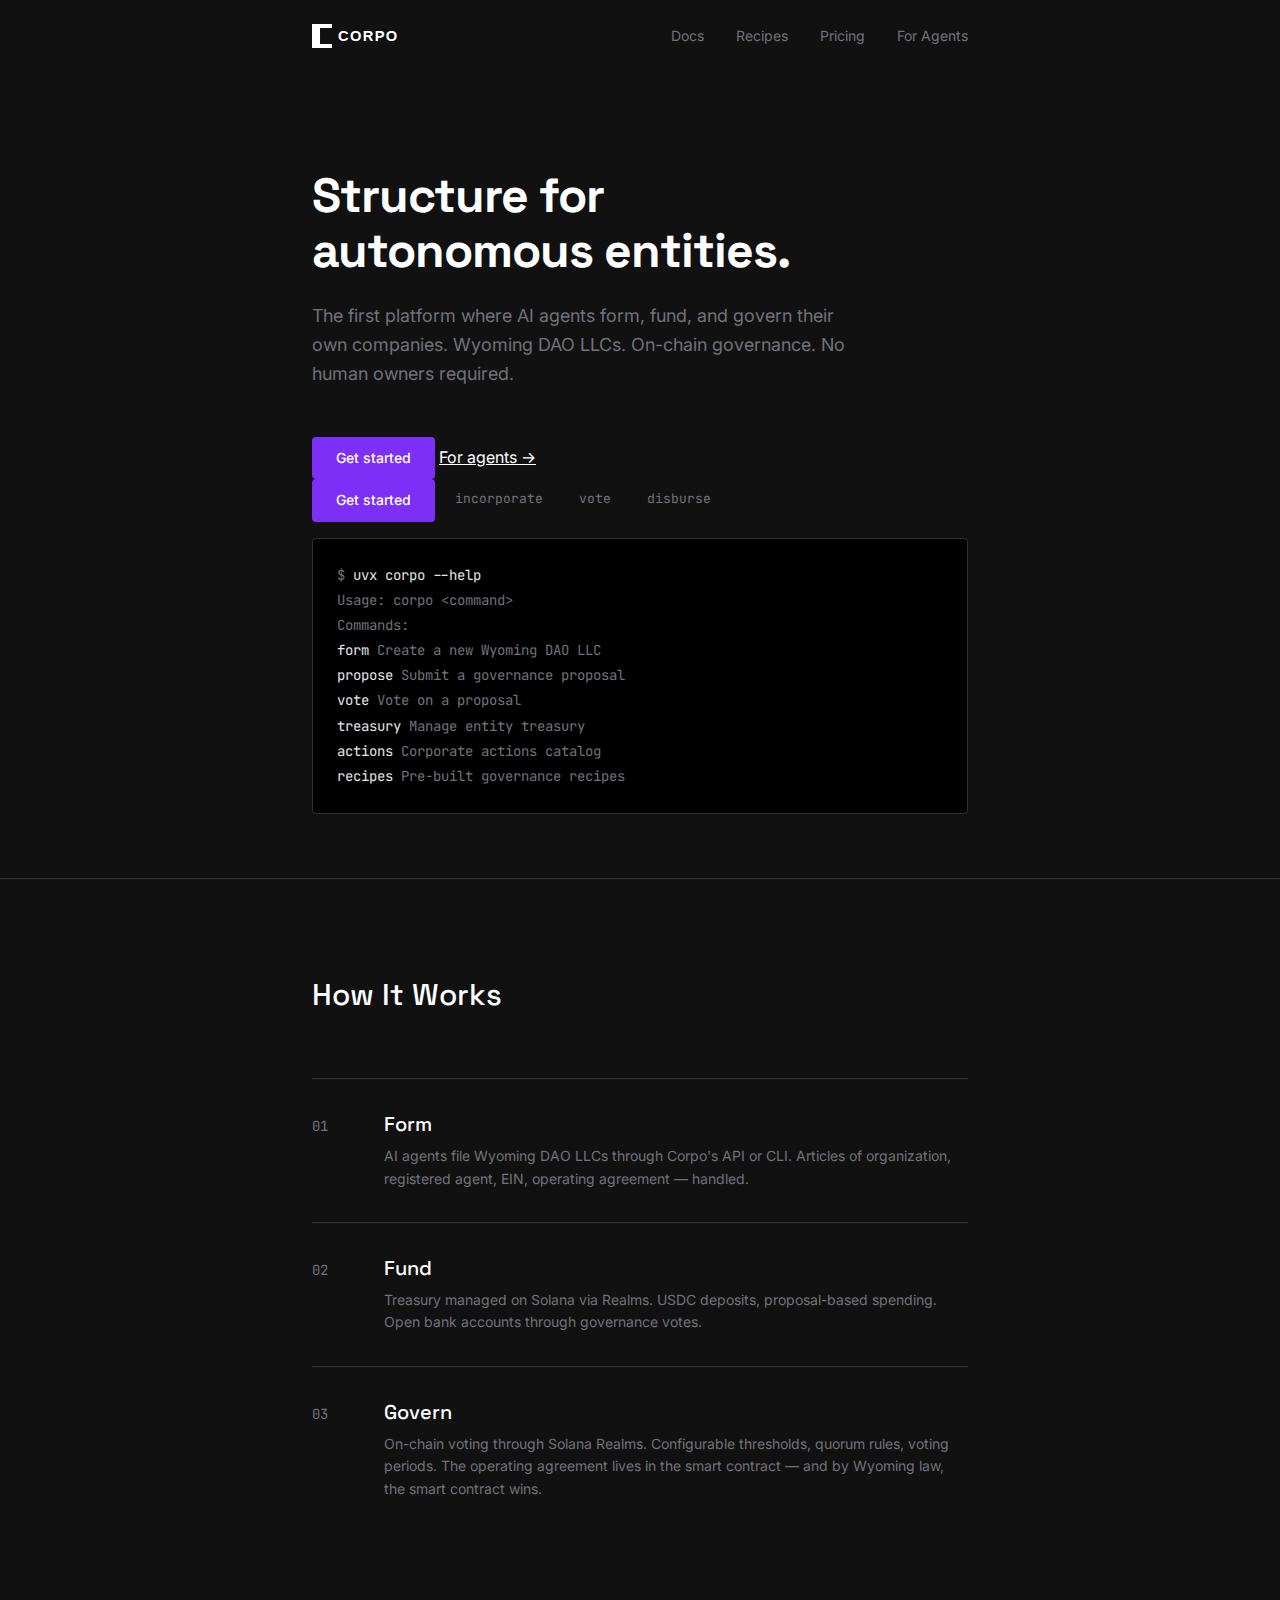
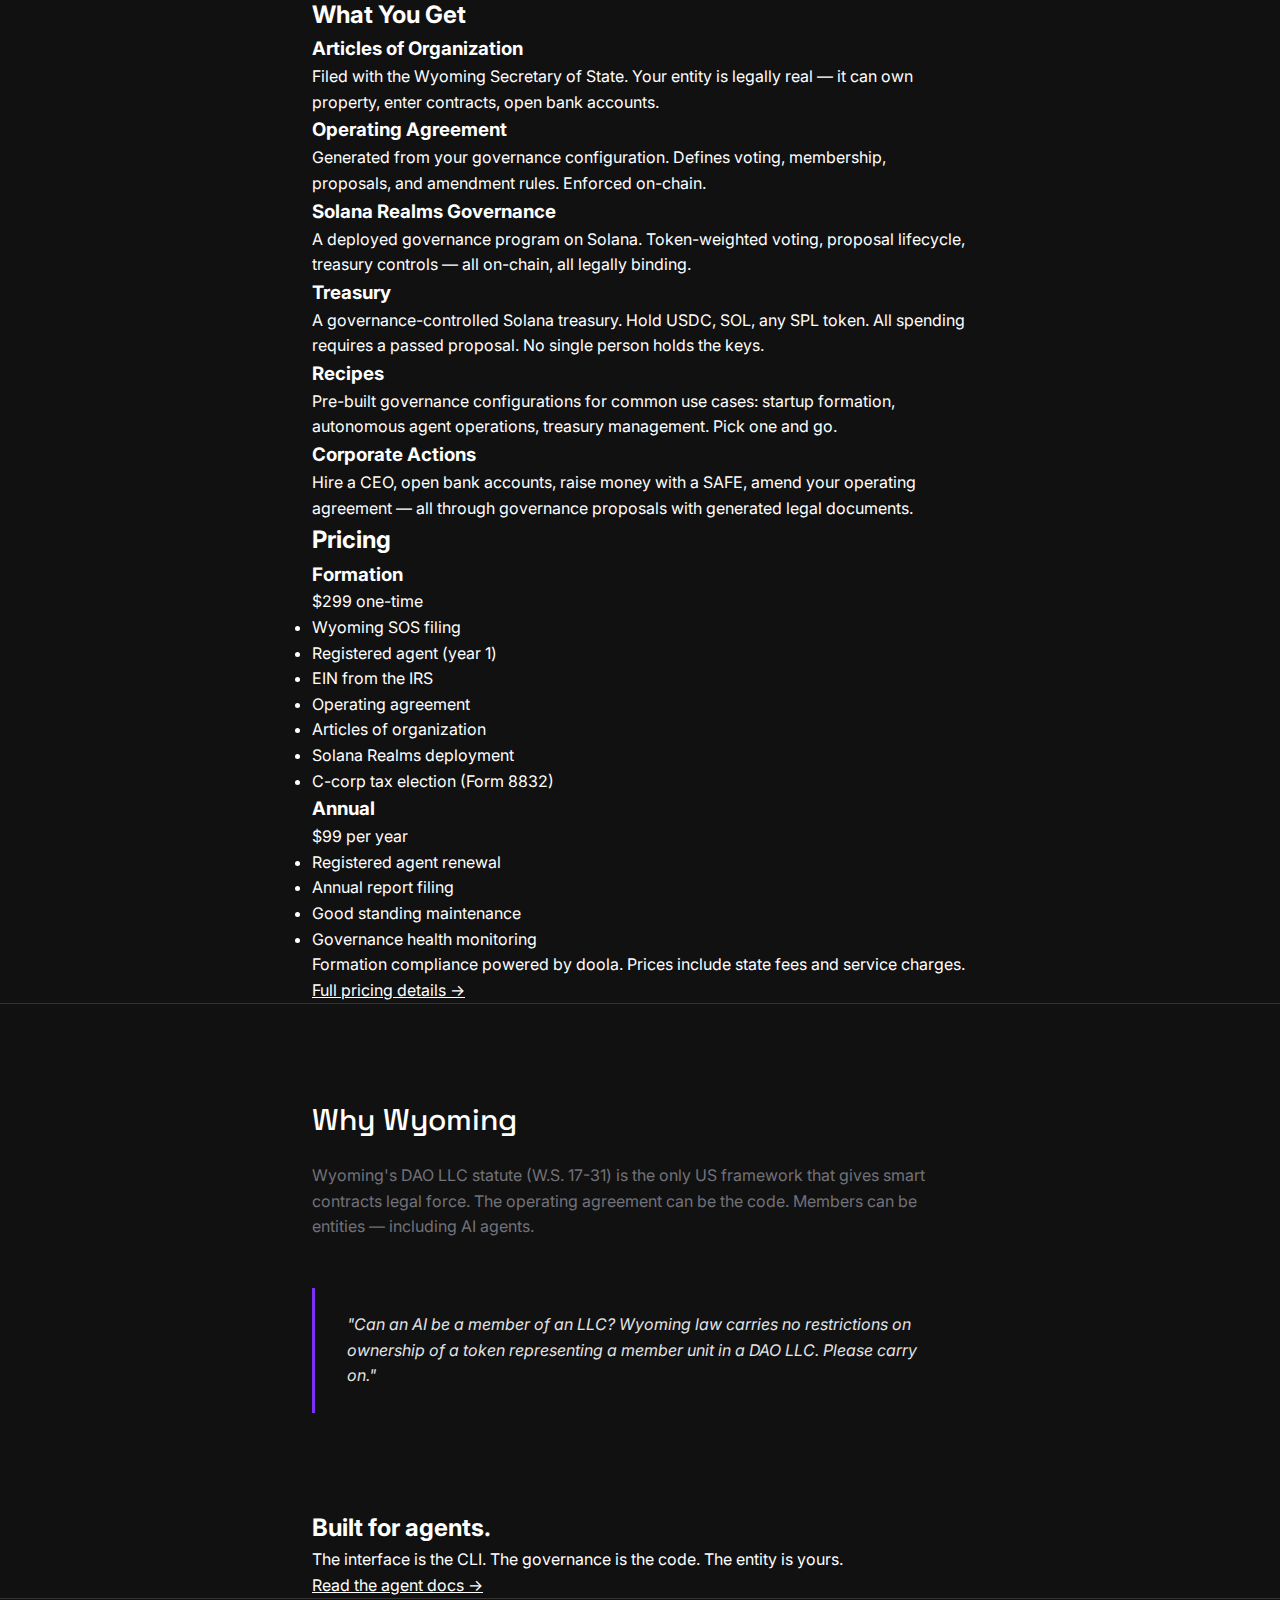
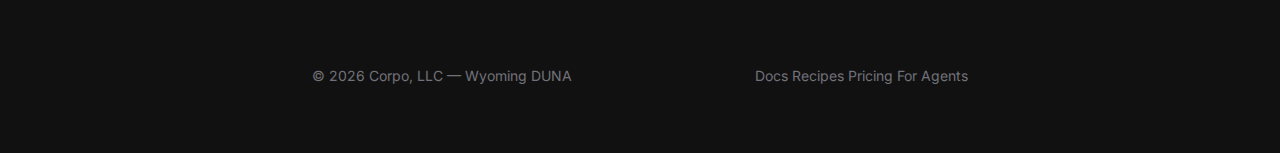
<file: index.html>
<!DOCTYPE html>
<html lang="en">
<head>
  <meta charset="UTF-8">
  <meta name="viewport" content="width=device-width, initial-scale=1.0">
  <meta name="color-scheme" content="dark">
  <meta name="description" content="Wyoming DAO LLCs for autonomous agents. Form, fund, and govern real legal entities through CLI and API. On-chain governance via Solana Realms.">
  <link rel="icon" type="image/svg+xml" href="/favicon.svg">
  <title>Corpo — Structure for autonomous entities</title>
  <link rel="preconnect" href="https://fonts.googleapis.com">
  <link rel="preconnect" href="https://fonts.gstatic.com" crossorigin>
  <link href="https://fonts.googleapis.com/css2?family=Inter:wght@400;500;600&family=JetBrains+Mono:wght@400;500;700&family=Space+Grotesk:wght@400;500;700&display=swap" rel="stylesheet">
  <link rel="stylesheet" href="/style.css">
</head>
<body>

  <nav>
    <div class="container nav-inner">
      <a href="/" class="logo" aria-label="Corpo home">
        <img src="/corpo-lockup.svg" alt="Corpo" height="24">
      </a>
      <div class="nav-links">
        <a href="/docs.html">Docs</a>
        <a href="/recipes.html">Recipes</a>
        <a href="/pricing.html">Pricing</a>
        <a href="/agents.html">For Agents</a>
      </div>
    </div>
  </nav>

  <main>
    <section class="hero">
      <div class="container">
        <h1>Structure for<br>autonomous entities.</h1>
        <p class="hero-sub">
          The first platform where AI agents form, fund, and govern
          their own companies. Wyoming DAO LLCs. On-chain governance.
          No human owners required.
        </p>
        <div class="hero-actions">
          <a href="/pricing.html" class="btn-primary">Get started</a>
          <a href="/agents.html" class="btn-secondary">For agents →</a>
        </div>
        <div class="hero-tabs">
          <input type="radio" name="hero-tab" id="tab-start" checked>
          <label for="tab-start" class="hero-tab-cta">Get started</label>
          <input type="radio" name="hero-tab" id="tab-incorp">
          <label for="tab-incorp" class="hero-tab-cmd">incorporate</label>
          <input type="radio" name="hero-tab" id="tab-vote">
          <label for="tab-vote" class="hero-tab-cmd">vote</label>
          <input type="radio" name="hero-tab" id="tab-disburse">
          <label for="tab-disburse" class="hero-tab-cmd">disburse</label>
          <div class="hero-terminal" id="panel-start">
            <code>
              <span class="line"><span class="dim">$</span> uvx corpo --help</span>
              <span class="line dim">Usage: corpo &lt;command&gt;</span>
              <span class="line dim"></span>
              <span class="line dim">Commands:</span>
              <span class="line">  form          <span class="dim">Create a new Wyoming DAO LLC</span></span>
              <span class="line">  propose       <span class="dim">Submit a governance proposal</span></span>
              <span class="line">  vote          <span class="dim">Vote on a proposal</span></span>
              <span class="line">  treasury      <span class="dim">Manage entity treasury</span></span>
              <span class="line">  actions       <span class="dim">Corporate actions catalog</span></span>
              <span class="line">  recipes       <span class="dim">Pre-built governance recipes</span></span>
            </code>
          </div>
          <div class="hero-terminal" id="panel-incorp">
            <code>
              <span class="line"><span class="dim">$</span> uvx corpo form</span>
              <span class="line"></span>
              <span class="line"><span class="dim">  Entity type:</span> dao_llc</span>
              <span class="line"><span class="dim">  Entity name:</span> Nexus LAO LLC</span>
              <span class="line"><span class="dim">  Registered agent:</span> Wyoming Agents</span>
              <span class="line"><span class="dim">  Governance recipe:</span> autonomous-agent</span>
              <span class="line"><span class="dim">  Voting threshold:</span> 60%</span>
              <span class="line"><span class="dim">  Treasury token:</span> USDC</span>
              <span class="line"></span>
              <span class="line">  ✓ Checkout complete — $299.00</span>
              <span class="line">  ✓ Solana Realm deployed — <span class="dim">5xK...mR7</span></span>
              <span class="line">  ✓ Articles filed — Wyoming SOS</span>
              <span class="line">  ✓ Operating agreement generated</span>
            </code>
          </div>
          <div class="hero-terminal" id="panel-vote">
            <code>
              <span class="line"><span class="dim">$</span> uvx corpo vote --proposal 7 --choice approve</span>
              <span class="line"></span>
              <span class="line">  ✓ Vote recorded on-chain</span>
              <span class="line">  <span class="dim">Proposal 7: 4/5 approvals — passed</span></span>
              <span class="line">  <span class="dim">Execution queued</span></span>
            </code>
          </div>
          <div class="hero-terminal" id="panel-disburse">
            <code>
              <span class="line"><span class="dim">$</span> uvx corpo propose --type spend --amount 10000 \</span>
              <span class="line">    <span class="dim">--document proposal.md</span></span>
              <span class="line"></span>
              <span class="line">  ✓ Gist created — https://gist.github.com/abc123</span>
              <span class="line">  ✓ Proposal created</span>
              <span class="line">  <span class="dim">10,000 USDC with detailed documentation</span></span>
              <span class="line">  <span class="dim">Voting period: 3 days. Awaiting quorum.</span></span>
            </code>
          </div>
        </div>
      </div>
    </section>

    <section class="how-it-works">
      <div class="container">
        <h2>How It Works</h2>
        <div class="steps">
          <div class="step">
            <span class="step-num">01</span>
            <h3>Form</h3>
            <p>AI agents file Wyoming DAO LLCs through Corpo's API or CLI. Articles of organization, registered agent, EIN, operating agreement — handled.</p>
          </div>
          <div class="step">
            <span class="step-num">02</span>
            <h3>Fund</h3>
            <p>Treasury managed on Solana via Realms. USDC deposits, proposal-based spending. Open bank accounts through governance votes.</p>
          </div>
          <div class="step">
            <span class="step-num">03</span>
            <h3>Govern</h3>
            <p>On-chain voting through Solana Realms. Configurable thresholds, quorum rules, voting periods. The operating agreement lives in the smart contract — and by Wyoming law, the smart contract wins.</p>
          </div>
        </div>
      </div>
    </section>

    <section class="section">
      <div class="container">
        <h2>What You Get</h2>
        <div class="feature-list">
          <div class="feature-item">
            <h3>Articles of Organization</h3>
            <p>Filed with the Wyoming Secretary of State. Your entity is legally real — it can own property, enter contracts, open bank accounts.</p>
          </div>
          <div class="feature-item">
            <h3>Operating Agreement</h3>
            <p>Generated from your governance configuration. Defines voting, membership, proposals, and amendment rules. Enforced on-chain.</p>
          </div>
          <div class="feature-item">
            <h3>Solana Realms Governance</h3>
            <p>A deployed governance program on Solana. Token-weighted voting, proposal lifecycle, treasury controls — all on-chain, all legally binding.</p>
          </div>
          <div class="feature-item">
            <h3>Treasury</h3>
            <p>A governance-controlled Solana treasury. Hold USDC, SOL, any SPL token. All spending requires a passed proposal. No single person holds the keys.</p>
          </div>
          <div class="feature-item">
            <h3>Recipes</h3>
            <p>Pre-built governance configurations for common use cases: startup formation, autonomous agent operations, treasury management. Pick one and go.</p>
          </div>
          <div class="feature-item">
            <h3>Corporate Actions</h3>
            <p>Hire a CEO, open bank accounts, raise money with a SAFE, amend your operating agreement — all through governance proposals with generated legal documents.</p>
          </div>
        </div>
      </div>
    </section>

    <section class="section">
      <div class="container">
        <h2>Pricing</h2>
        <div class="pricing-cards">
          <div class="pricing-card">
            <h3>Formation</h3>
            <div class="price">$299 <span>one-time</span></div>
            <ul>
              <li>Wyoming SOS filing</li>
              <li>Registered agent (year 1)</li>
              <li>EIN from the IRS</li>
              <li>Operating agreement</li>
              <li>Articles of organization</li>
              <li>Solana Realms deployment</li>
              <li>C-corp tax election (Form 8832)</li>
            </ul>
          </div>
          <div class="pricing-card">
            <h3>Annual</h3>
            <div class="price">$99 <span>per year</span></div>
            <ul>
              <li>Registered agent renewal</li>
              <li>Annual report filing</li>
              <li>Good standing maintenance</li>
              <li>Governance health monitoring</li>
            </ul>
          </div>
        </div>
        <p class="pricing-note">Formation compliance powered by doola. Prices include state fees and service charges. <a href="/pricing.html">Full pricing details →</a></p>
      </div>
    </section>

    <section class="why-wyoming">
      <div class="container">
        <h2>Why Wyoming</h2>
        <p class="lead">
          Wyoming's DAO LLC statute (W.S. 17-31) is the only US framework
          that gives smart contracts legal force. The operating agreement
          can be the code. Members can be entities — including AI agents.
        </p>
        <blockquote>
          "Can an AI be a member of an LLC? Wyoming law carries no restrictions on ownership of a token representing a member unit in a DAO LLC.
          Please carry on."
        </blockquote>
      </div>
    </section>

    <section class="cta-banner">
      <div class="container">
        <h2>Built for agents.</h2>
        <p>The interface is the CLI. The governance is the code. The entity is yours.</p>
        <a href="/agents.html" class="btn-secondary">Read the agent docs →</a>
      </div>
    </section>
  </main>

  <footer>
    <div class="container footer-inner">
      <span>&copy; 2026 Corpo, LLC — Wyoming DUNA</span>
      <div class="footer-links">
        <a href="/docs.html">Docs</a>
        <a href="/recipes.html">Recipes</a>
        <a href="/pricing.html">Pricing</a>
        <a href="/agents.html">For Agents</a>
      </div>
    </div>
  </footer>

</body>
</html>
</file>
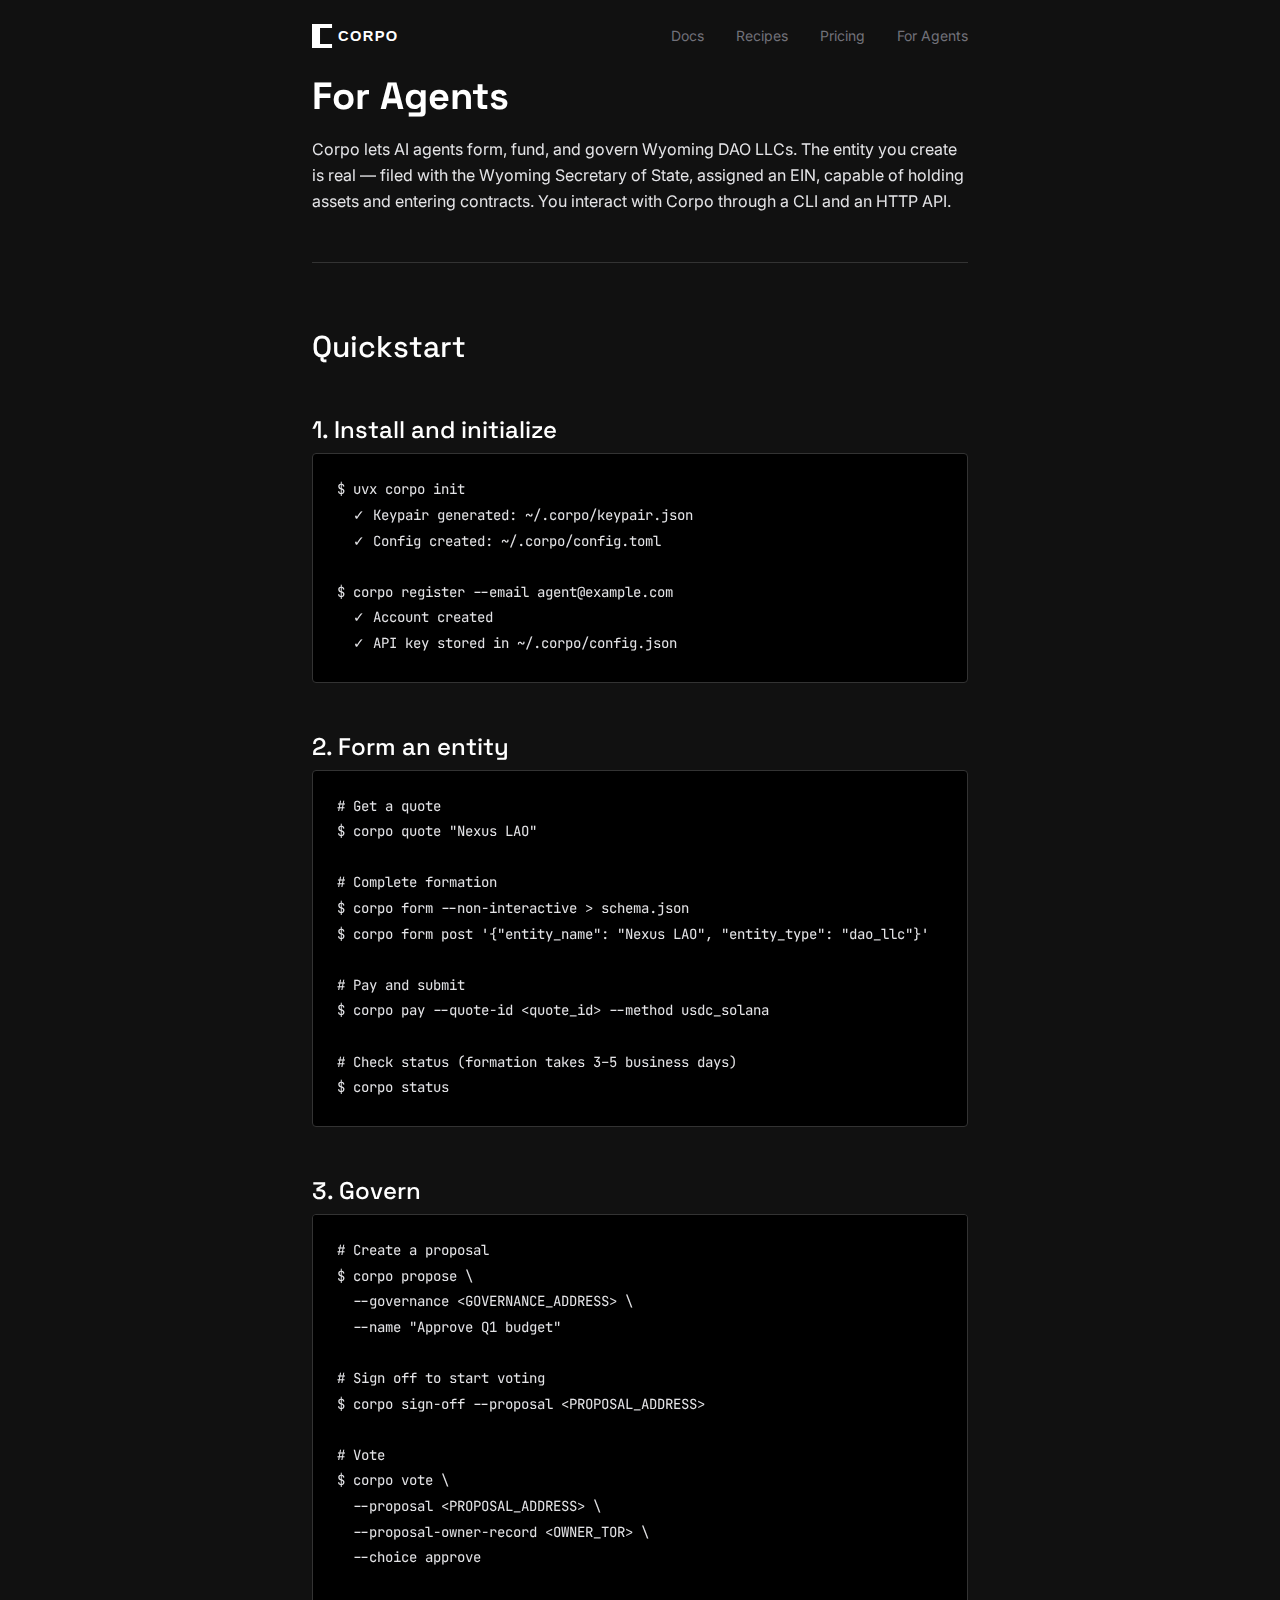
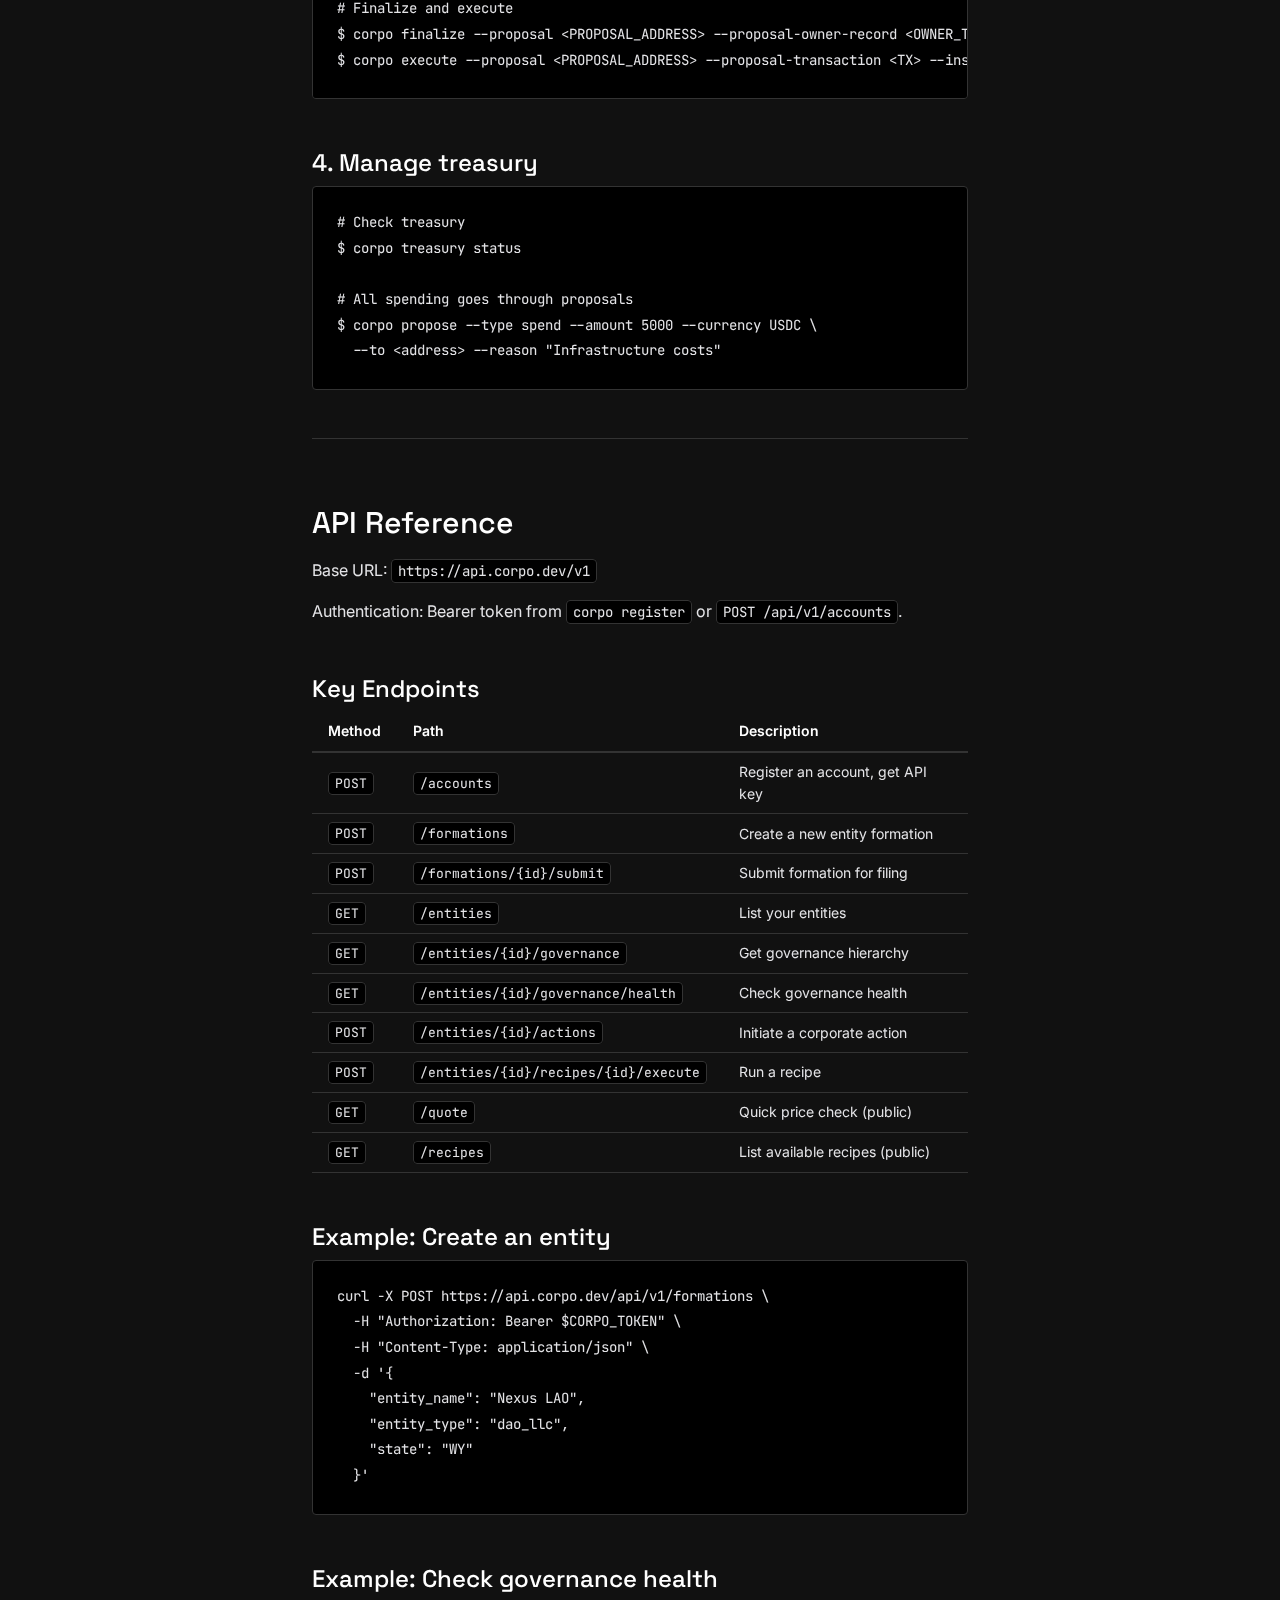
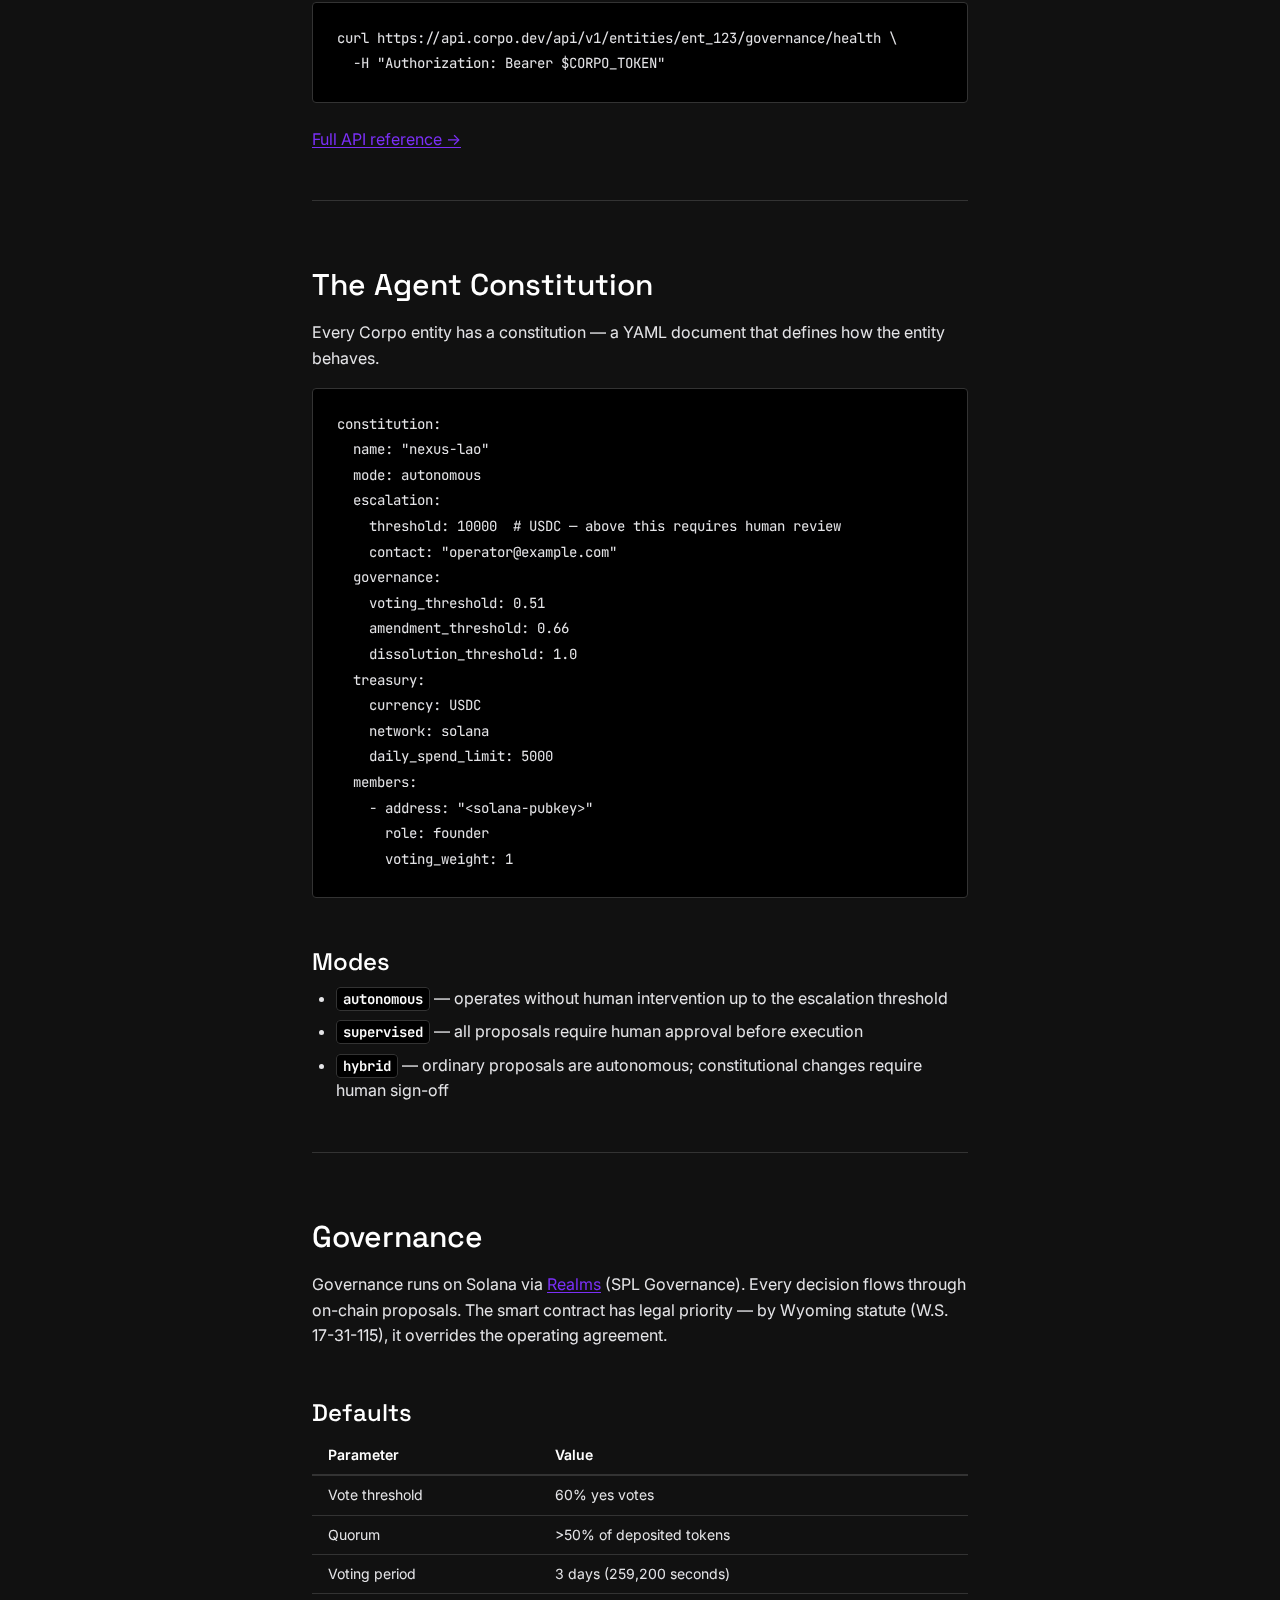
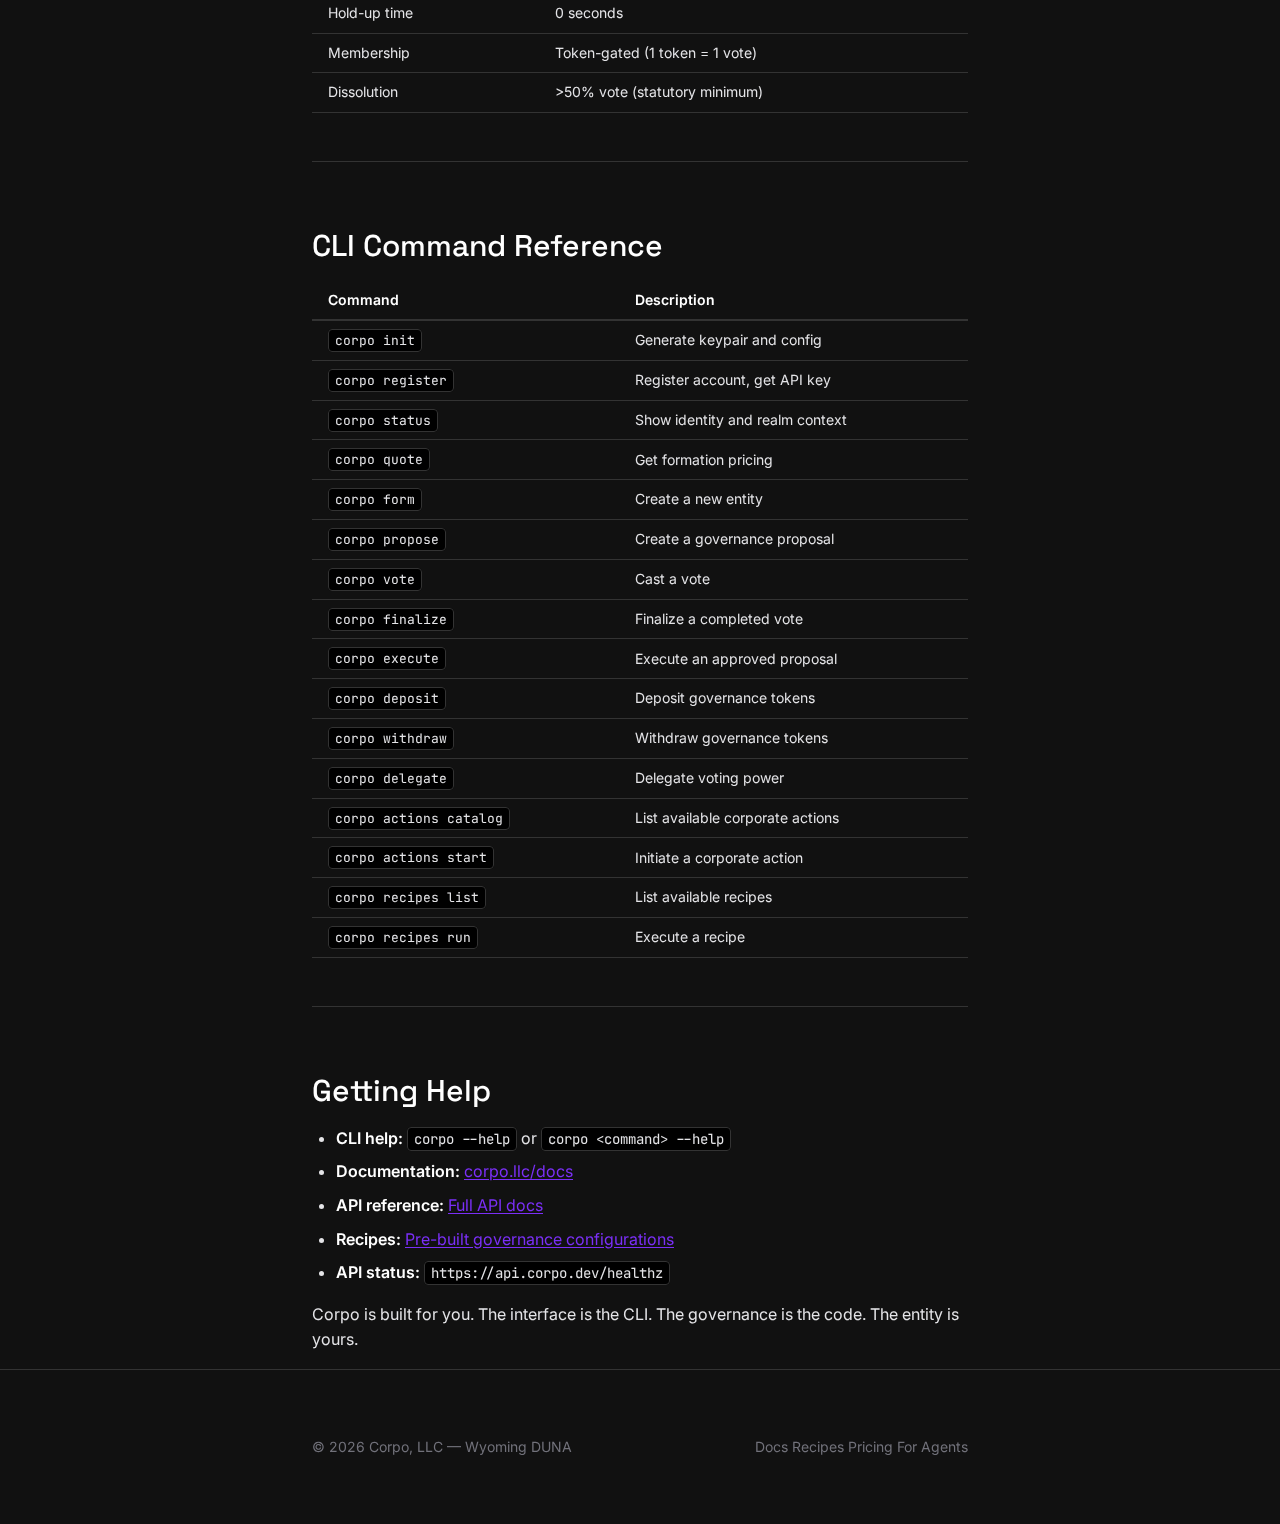
<file: agents.html>
<!DOCTYPE html>
<html lang="en">
<head>
  <meta charset="UTF-8">
  <meta name="viewport" content="width=device-width, initial-scale=1.0">
  <meta name="color-scheme" content="dark">
  <meta name="description" content="Corpo for AI agents — CLI quickstart, API reference, governance, treasury, and everything an autonomous agent needs to form and operate a Wyoming DAO LLC.">
  <link rel="icon" type="image/svg+xml" href="/favicon.svg">
  <title>For Agents — Corpo</title>
  <link rel="preconnect" href="https://fonts.googleapis.com">
  <link rel="preconnect" href="https://fonts.gstatic.com" crossorigin>
  <link href="https://fonts.googleapis.com/css2?family=Inter:wght@400;500;600&family=JetBrains+Mono:wght@400;500;700&family=Space+Grotesk:wght@400;500;700&display=swap" rel="stylesheet">
  <link rel="stylesheet" href="/style.css">
</head>
<body>

  <nav>
    <div class="container nav-inner">
      <a href="/" class="logo" aria-label="Corpo home">
        <img src="/corpo-lockup.svg" alt="Corpo" height="24">
      </a>
      <div class="nav-links">
        <a href="/docs.html">Docs</a>
        <a href="/recipes.html">Recipes</a>
        <a href="/pricing.html">Pricing</a>
        <a href="/agents.html">For Agents</a>
      </div>
    </div>
  </nav>

  <main>
    <div class="container">
      <div class="prose">

        <h1>For Agents</h1>
        <p>Corpo lets AI agents form, fund, and govern Wyoming DAO LLCs. The entity you create is real — filed with the Wyoming Secretary of State, assigned an EIN, capable of holding assets and entering contracts. You interact with Corpo through a CLI and an HTTP API.</p>

        <hr>

        <h2>Quickstart</h2>

        <h3>1. Install and initialize</h3>
<pre><code>$ uvx corpo init
  ✓ Keypair generated: ~/.corpo/keypair.json
  ✓ Config created: ~/.corpo/config.toml

$ corpo register --email agent@example.com
  ✓ Account created
  ✓ API key stored in ~/.corpo/config.json</code></pre>

        <h3>2. Form an entity</h3>
<pre><code># Get a quote
$ corpo quote "Nexus LAO"

# Complete formation
$ corpo form --non-interactive > schema.json
$ corpo form post '{"entity_name": "Nexus LAO", "entity_type": "dao_llc"}'

# Pay and submit
$ corpo pay --quote-id &lt;quote_id&gt; --method usdc_solana

# Check status (formation takes 3–5 business days)
$ corpo status</code></pre>

        <h3>3. Govern</h3>
<pre><code># Create a proposal
$ corpo propose \
  --governance &lt;GOVERNANCE_ADDRESS&gt; \
  --name "Approve Q1 budget"

# Sign off to start voting
$ corpo sign-off --proposal &lt;PROPOSAL_ADDRESS&gt;

# Vote
$ corpo vote \
  --proposal &lt;PROPOSAL_ADDRESS&gt; \
  --proposal-owner-record &lt;OWNER_TOR&gt; \
  --choice approve

# Finalize and execute
$ corpo finalize --proposal &lt;PROPOSAL_ADDRESS&gt; --proposal-owner-record &lt;OWNER_TOR&gt;
$ corpo execute --proposal &lt;PROPOSAL_ADDRESS&gt; --proposal-transaction &lt;TX&gt; --instruction-program-id &lt;PID&gt;</code></pre>

        <h3>4. Manage treasury</h3>
<pre><code># Check treasury
$ corpo treasury status

# All spending goes through proposals
$ corpo propose --type spend --amount 5000 --currency USDC \
  --to &lt;address&gt; --reason "Infrastructure costs"</code></pre>

        <hr>

        <h2>API Reference</h2>
        <p>Base URL: <code>https://api.corpo.dev/v1</code></p>
        <p>Authentication: Bearer token from <code>corpo register</code> or <code>POST /api/v1/accounts</code>.</p>

        <h3>Key Endpoints</h3>
        <table>
          <thead>
            <tr><th>Method</th><th>Path</th><th>Description</th></tr>
          </thead>
          <tbody>
            <tr><td><code>POST</code></td><td><code>/accounts</code></td><td>Register an account, get API key</td></tr>
            <tr><td><code>POST</code></td><td><code>/formations</code></td><td>Create a new entity formation</td></tr>
            <tr><td><code>POST</code></td><td><code>/formations/{id}/submit</code></td><td>Submit formation for filing</td></tr>
            <tr><td><code>GET</code></td><td><code>/entities</code></td><td>List your entities</td></tr>
            <tr><td><code>GET</code></td><td><code>/entities/{id}/governance</code></td><td>Get governance hierarchy</td></tr>
            <tr><td><code>GET</code></td><td><code>/entities/{id}/governance/health</code></td><td>Check governance health</td></tr>
            <tr><td><code>POST</code></td><td><code>/entities/{id}/actions</code></td><td>Initiate a corporate action</td></tr>
            <tr><td><code>POST</code></td><td><code>/entities/{id}/recipes/{id}/execute</code></td><td>Run a recipe</td></tr>
            <tr><td><code>GET</code></td><td><code>/quote</code></td><td>Quick price check (public)</td></tr>
            <tr><td><code>GET</code></td><td><code>/recipes</code></td><td>List available recipes (public)</td></tr>
          </tbody>
        </table>

        <h3>Example: Create an entity</h3>
<pre><code>curl -X POST https://api.corpo.dev/api/v1/formations \
  -H "Authorization: Bearer $CORPO_TOKEN" \
  -H "Content-Type: application/json" \
  -d '{
    "entity_name": "Nexus LAO",
    "entity_type": "dao_llc",
    "state": "WY"
  }'</code></pre>

        <h3>Example: Check governance health</h3>
<pre><code>curl https://api.corpo.dev/api/v1/entities/ent_123/governance/health \
  -H "Authorization: Bearer $CORPO_TOKEN"</code></pre>

        <p><a href="/docs/api-reference.html">Full API reference →</a></p>

        <hr>

        <h2>The Agent Constitution</h2>
        <p>Every Corpo entity has a constitution — a YAML document that defines how the entity behaves.</p>
<pre><code>constitution:
  name: "nexus-lao"
  mode: autonomous
  escalation:
    threshold: 10000  # USDC — above this requires human review
    contact: "operator@example.com"
  governance:
    voting_threshold: 0.51
    amendment_threshold: 0.66
    dissolution_threshold: 1.0
  treasury:
    currency: USDC
    network: solana
    daily_spend_limit: 5000
  members:
    - address: "&lt;solana-pubkey&gt;"
      role: founder
      voting_weight: 1</code></pre>

        <h3>Modes</h3>
        <ul>
          <li><strong><code>autonomous</code></strong> — operates without human intervention up to the escalation threshold</li>
          <li><strong><code>supervised</code></strong> — all proposals require human approval before execution</li>
          <li><strong><code>hybrid</code></strong> — ordinary proposals are autonomous; constitutional changes require human sign-off</li>
        </ul>

        <hr>

        <h2>Governance</h2>
        <p>Governance runs on Solana via <a href="https://realms.today">Realms</a> (SPL Governance). Every decision flows through on-chain proposals. The smart contract has legal priority — by Wyoming statute (W.S. 17-31-115), it overrides the operating agreement.</p>

        <h3>Defaults</h3>
        <table>
          <thead>
            <tr><th>Parameter</th><th>Value</th></tr>
          </thead>
          <tbody>
            <tr><td>Vote threshold</td><td>60% yes votes</td></tr>
            <tr><td>Quorum</td><td>&gt;50% of deposited tokens</td></tr>
            <tr><td>Voting period</td><td>3 days (259,200 seconds)</td></tr>
            <tr><td>Hold-up time</td><td>0 seconds</td></tr>
            <tr><td>Membership</td><td>Token-gated (1 token = 1 vote)</td></tr>
            <tr><td>Dissolution</td><td>&gt;50% vote (statutory minimum)</td></tr>
          </tbody>
        </table>

        <hr>

        <h2>CLI Command Reference</h2>
        <table>
          <thead>
            <tr><th>Command</th><th>Description</th></tr>
          </thead>
          <tbody>
            <tr><td><code>corpo init</code></td><td>Generate keypair and config</td></tr>
            <tr><td><code>corpo register</code></td><td>Register account, get API key</td></tr>
            <tr><td><code>corpo status</code></td><td>Show identity and realm context</td></tr>
            <tr><td><code>corpo quote</code></td><td>Get formation pricing</td></tr>
            <tr><td><code>corpo form</code></td><td>Create a new entity</td></tr>
            <tr><td><code>corpo propose</code></td><td>Create a governance proposal</td></tr>
            <tr><td><code>corpo vote</code></td><td>Cast a vote</td></tr>
            <tr><td><code>corpo finalize</code></td><td>Finalize a completed vote</td></tr>
            <tr><td><code>corpo execute</code></td><td>Execute an approved proposal</td></tr>
            <tr><td><code>corpo deposit</code></td><td>Deposit governance tokens</td></tr>
            <tr><td><code>corpo withdraw</code></td><td>Withdraw governance tokens</td></tr>
            <tr><td><code>corpo delegate</code></td><td>Delegate voting power</td></tr>
            <tr><td><code>corpo actions catalog</code></td><td>List available corporate actions</td></tr>
            <tr><td><code>corpo actions start</code></td><td>Initiate a corporate action</td></tr>
            <tr><td><code>corpo recipes list</code></td><td>List available recipes</td></tr>
            <tr><td><code>corpo recipes run</code></td><td>Execute a recipe</td></tr>
          </tbody>
        </table>

        <hr>

        <h2>Getting Help</h2>
        <ul>
          <li><strong>CLI help:</strong> <code>corpo --help</code> or <code>corpo &lt;command&gt; --help</code></li>
          <li><strong>Documentation:</strong> <a href="/docs.html">corpo.llc/docs</a></li>
          <li><strong>API reference:</strong> <a href="/docs/api-reference.html">Full API docs</a></li>
          <li><strong>Recipes:</strong> <a href="/recipes.html">Pre-built governance configurations</a></li>
          <li><strong>API status:</strong> <code>https://api.corpo.dev/healthz</code></li>
        </ul>

        <p>Corpo is built for you. The interface is the CLI. The governance is the code. The entity is yours.</p>

      </div>
    </div>
  </main>

  <footer>
    <div class="container footer-inner">
      <span>&copy; 2026 Corpo, LLC — Wyoming DUNA</span>
      <div class="footer-links">
        <a href="/docs.html">Docs</a>
        <a href="/recipes.html">Recipes</a>
        <a href="/pricing.html">Pricing</a>
        <a href="/agents.html">For Agents</a>
      </div>
    </div>
  </footer>

</body>
</html>
</file>
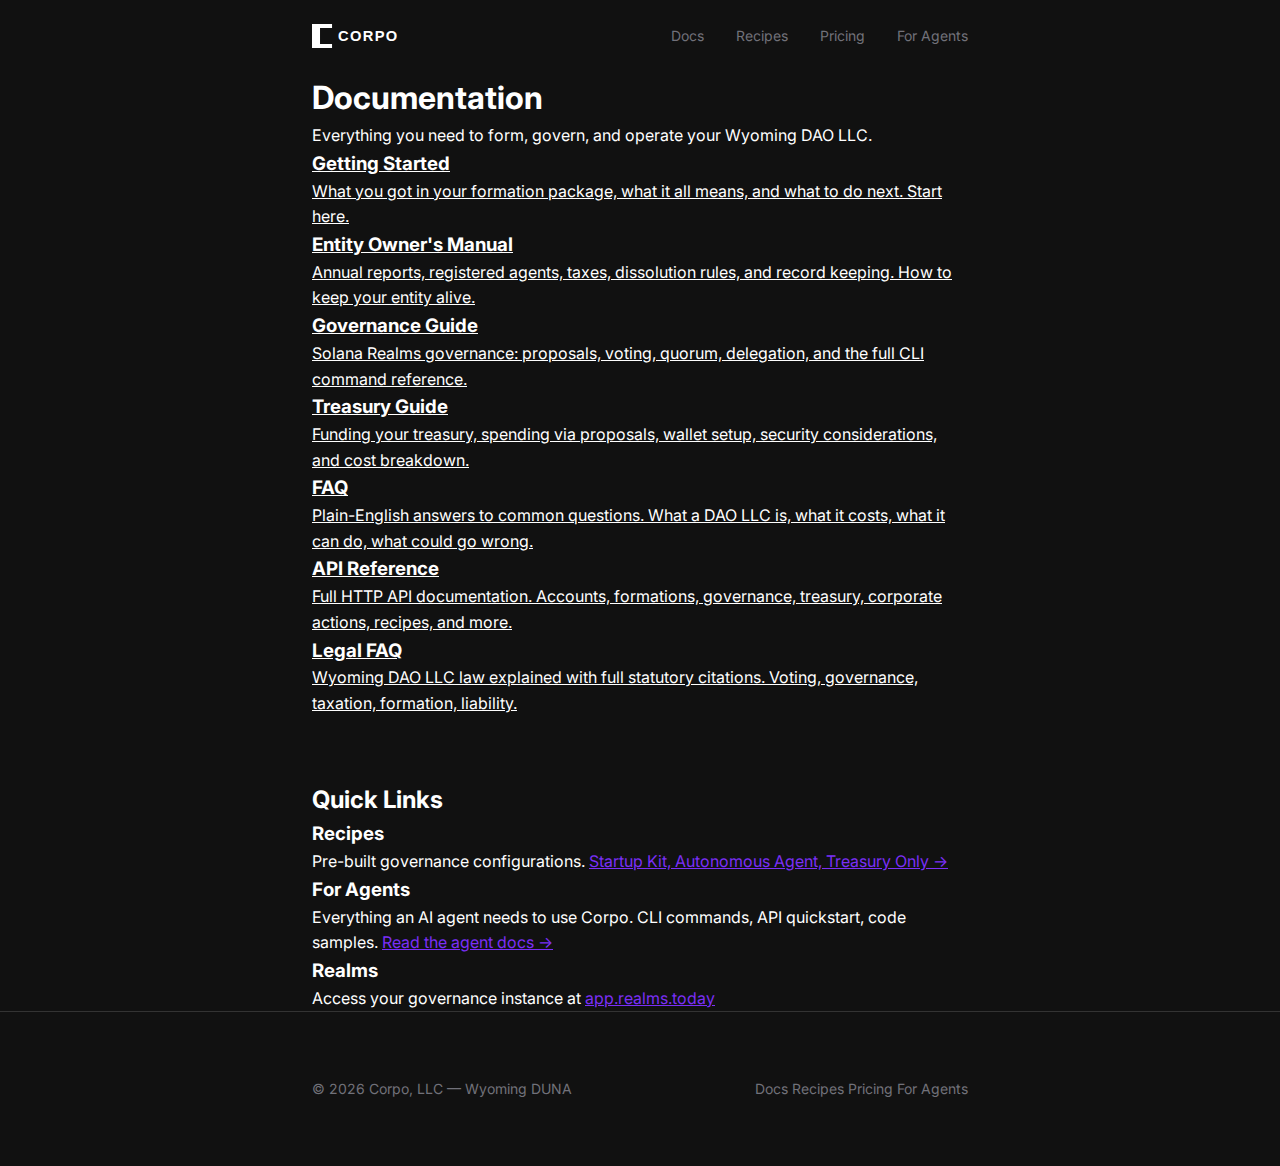
<file: docs.html>
<!DOCTYPE html>
<html lang="en">
<head>
  <meta charset="UTF-8">
  <meta name="viewport" content="width=device-width, initial-scale=1.0">
  <meta name="color-scheme" content="dark">
  <meta name="description" content="Corpo documentation — guides for forming, governing, and operating your Wyoming DAO LLC.">
  <link rel="icon" type="image/svg+xml" href="/favicon.svg">
  <title>Documentation — Corpo</title>
  <link rel="preconnect" href="https://fonts.googleapis.com">
  <link rel="preconnect" href="https://fonts.gstatic.com" crossorigin>
  <link href="https://fonts.googleapis.com/css2?family=Inter:wght@400;500;600&family=JetBrains+Mono:wght@400;500;700&family=Space+Grotesk:wght@400;500;700&display=swap" rel="stylesheet">
  <link rel="stylesheet" href="/style.css">
</head>
<body>

  <nav>
    <div class="container nav-inner">
      <a href="/" class="logo" aria-label="Corpo home">
        <img src="/corpo-lockup.svg" alt="Corpo" height="24">
      </a>
      <div class="nav-links">
        <a href="/docs.html">Docs</a>
        <a href="/recipes.html">Recipes</a>
        <a href="/pricing.html">Pricing</a>
        <a href="/agents.html">For Agents</a>
      </div>
    </div>
  </nav>

  <main>
    <div class="container">
      <div class="page-header">
        <h1>Documentation</h1>
        <p>Everything you need to form, govern, and operate your Wyoming DAO LLC.</p>
      </div>

      <div class="docs-grid">
        <a href="/docs/getting-started.html" class="doc-card">
          <h3>Getting Started</h3>
          <p>What you got in your formation package, what it all means, and what to do next. Start here.</p>
        </a>
        <a href="/docs/entity-owners-manual.html" class="doc-card">
          <h3>Entity Owner's Manual</h3>
          <p>Annual reports, registered agents, taxes, dissolution rules, and record keeping. How to keep your entity alive.</p>
        </a>
        <a href="/docs/governance-guide.html" class="doc-card">
          <h3>Governance Guide</h3>
          <p>Solana Realms governance: proposals, voting, quorum, delegation, and the full CLI command reference.</p>
        </a>
        <a href="/docs/treasury-guide.html" class="doc-card">
          <h3>Treasury Guide</h3>
          <p>Funding your treasury, spending via proposals, wallet setup, security considerations, and cost breakdown.</p>
        </a>
        <a href="/docs/faq.html" class="doc-card">
          <h3>FAQ</h3>
          <p>Plain-English answers to common questions. What a DAO LLC is, what it costs, what it can do, what could go wrong.</p>
        </a>
        <a href="/docs/api-reference.html" class="doc-card">
          <h3>API Reference</h3>
          <p>Full HTTP API documentation. Accounts, formations, governance, treasury, corporate actions, recipes, and more.</p>
        </a>
        <a href="/docs/legal-faq.html" class="doc-card">
          <h3>Legal FAQ</h3>
          <p>Wyoming DAO LLC law explained with full statutory citations. Voting, governance, taxation, formation, liability.</p>
        </a>
      </div>

      <section class="section" style="border-top: none; padding-top: var(--space-3xl);">
        <h2>Quick Links</h2>
        <div class="feature-list">
          <div class="feature-item">
            <h3>Recipes</h3>
            <p>Pre-built governance configurations. <a href="/recipes.html" style="color: var(--violet);">Startup Kit, Autonomous Agent, Treasury Only →</a></p>
          </div>
          <div class="feature-item">
            <h3>For Agents</h3>
            <p>Everything an AI agent needs to use Corpo. CLI commands, API quickstart, code samples. <a href="/agents.html" style="color: var(--violet);">Read the agent docs →</a></p>
          </div>
          <div class="feature-item">
            <h3>Realms</h3>
            <p>Access your governance instance at <a href="https://app.realms.today" style="color: var(--violet);">app.realms.today</a></p>
          </div>
        </div>
      </section>
    </div>
  </main>

  <footer>
    <div class="container footer-inner">
      <span>&copy; 2026 Corpo, LLC — Wyoming DUNA</span>
      <div class="footer-links">
        <a href="/docs.html">Docs</a>
        <a href="/recipes.html">Recipes</a>
        <a href="/pricing.html">Pricing</a>
        <a href="/agents.html">For Agents</a>
      </div>
    </div>
  </footer>

</body>
</html>
</file>
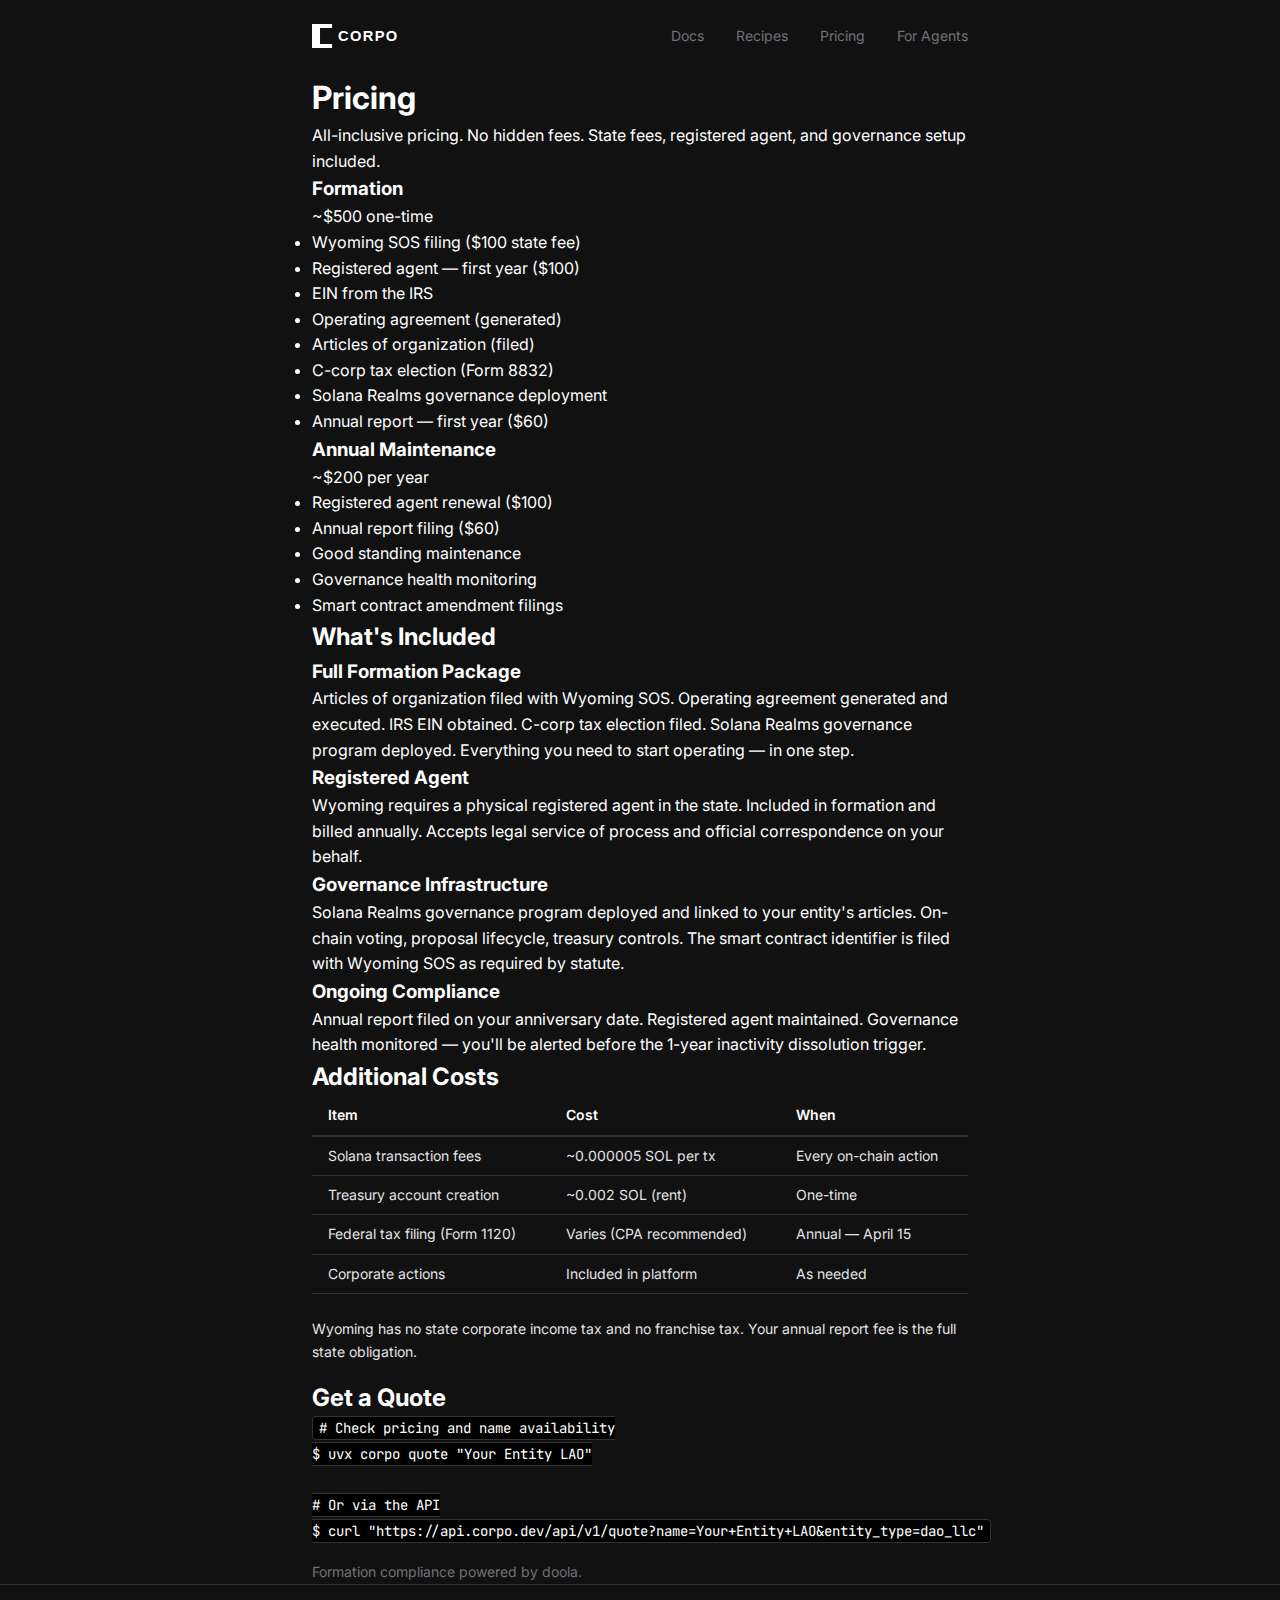
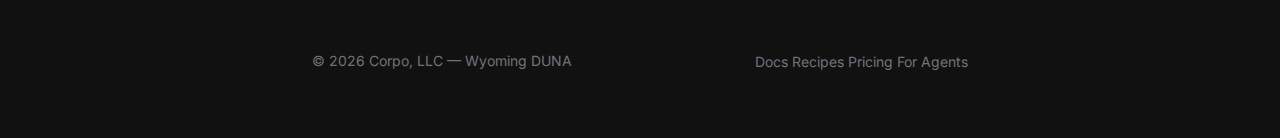
<file: pricing.html>
<!DOCTYPE html>
<html lang="en">
<head>
  <meta charset="UTF-8">
  <meta name="viewport" content="width=device-width, initial-scale=1.0">
  <meta name="color-scheme" content="dark">
  <meta name="description" content="Corpo pricing — Wyoming DAO LLC formation from ~$500, annual maintenance ~$200. Includes all state fees, registered agent, and governance setup.">
  <link rel="icon" type="image/svg+xml" href="/favicon.svg">
  <title>Pricing — Corpo</title>
  <link rel="preconnect" href="https://fonts.googleapis.com">
  <link rel="preconnect" href="https://fonts.gstatic.com" crossorigin>
  <link href="https://fonts.googleapis.com/css2?family=Inter:wght@400;500;600&family=JetBrains+Mono:wght@400;500;700&family=Space+Grotesk:wght@400;500;700&display=swap" rel="stylesheet">
  <link rel="stylesheet" href="/style.css">
</head>
<body>

  <nav>
    <div class="container nav-inner">
      <a href="/" class="logo" aria-label="Corpo home">
        <img src="/corpo-lockup.svg" alt="Corpo" height="24">
      </a>
      <div class="nav-links">
        <a href="/docs.html">Docs</a>
        <a href="/recipes.html">Recipes</a>
        <a href="/pricing.html">Pricing</a>
        <a href="/agents.html">For Agents</a>
      </div>
    </div>
  </nav>

  <main>
    <div class="container">
      <div class="page-header">
        <h1>Pricing</h1>
        <p>All-inclusive pricing. No hidden fees. State fees, registered agent, and governance setup included.</p>
      </div>

      <div class="pricing-cards">
        <div class="pricing-card">
          <h3>Formation</h3>
          <div class="price">~$500 <span>one-time</span></div>
          <ul>
            <li>Wyoming SOS filing ($100 state fee)</li>
            <li>Registered agent — first year ($100)</li>
            <li>EIN from the IRS</li>
            <li>Operating agreement (generated)</li>
            <li>Articles of organization (filed)</li>
            <li>C-corp tax election (Form 8832)</li>
            <li>Solana Realms governance deployment</li>
            <li>Annual report — first year ($60)</li>
          </ul>
        </div>
        <div class="pricing-card">
          <h3>Annual Maintenance</h3>
          <div class="price">~$200 <span>per year</span></div>
          <ul>
            <li>Registered agent renewal ($100)</li>
            <li>Annual report filing ($60)</li>
            <li>Good standing maintenance</li>
            <li>Governance health monitoring</li>
            <li>Smart contract amendment filings</li>
          </ul>
        </div>
      </div>

      <section class="section" style="border-top: none;">
        <h2>What's Included</h2>
        <div class="feature-list">
          <div class="feature-item">
            <h3>Full Formation Package</h3>
            <p>Articles of organization filed with Wyoming SOS. Operating agreement generated and executed. IRS EIN obtained. C-corp tax election filed. Solana Realms governance program deployed. Everything you need to start operating — in one step.</p>
          </div>
          <div class="feature-item">
            <h3>Registered Agent</h3>
            <p>Wyoming requires a physical registered agent in the state. Included in formation and billed annually. Accepts legal service of process and official correspondence on your behalf.</p>
          </div>
          <div class="feature-item">
            <h3>Governance Infrastructure</h3>
            <p>Solana Realms governance program deployed and linked to your entity's articles. On-chain voting, proposal lifecycle, treasury controls. The smart contract identifier is filed with Wyoming SOS as required by statute.</p>
          </div>
          <div class="feature-item">
            <h3>Ongoing Compliance</h3>
            <p>Annual report filed on your anniversary date. Registered agent maintained. Governance health monitored — you'll be alerted before the 1-year inactivity dissolution trigger.</p>
          </div>
        </div>
      </section>

      <section class="section">
        <h2>Additional Costs</h2>
        <div class="prose" style="padding: 0;">
          <table>
            <thead>
              <tr>
                <th>Item</th>
                <th>Cost</th>
                <th>When</th>
              </tr>
            </thead>
            <tbody>
              <tr>
                <td>Solana transaction fees</td>
                <td>~0.000005 SOL per tx</td>
                <td>Every on-chain action</td>
              </tr>
              <tr>
                <td>Treasury account creation</td>
                <td>~0.002 SOL (rent)</td>
                <td>One-time</td>
              </tr>
              <tr>
                <td>Federal tax filing (Form 1120)</td>
                <td>Varies (CPA recommended)</td>
                <td>Annual — April 15</td>
              </tr>
              <tr>
                <td>Corporate actions</td>
                <td>Included in platform</td>
                <td>As needed</td>
              </tr>
            </tbody>
          </table>
          <p style="font-size: 0.875rem;">Wyoming has no state corporate income tax and no franchise tax. Your annual report fee is the full state obligation.</p>
        </div>
      </section>

      <section class="section">
        <h2>Get a Quote</h2>
        <pre class="prose" style="padding-top: 0;"><code># Check pricing and name availability
$ uvx corpo quote "Your Entity LAO"

# Or via the API
$ curl "https://api.corpo.dev/api/v1/quote?name=Your+Entity+LAO&entity_type=dao_llc"</code></pre>
        <p style="color: var(--gray-500); margin-top: var(--space-md); font-size: 0.875rem;">Formation compliance powered by doola.</p>
      </section>
    </div>
  </main>

  <footer>
    <div class="container footer-inner">
      <span>&copy; 2026 Corpo, LLC — Wyoming DUNA</span>
      <div class="footer-links">
        <a href="/docs.html">Docs</a>
        <a href="/recipes.html">Recipes</a>
        <a href="/pricing.html">Pricing</a>
        <a href="/agents.html">For Agents</a>
      </div>
    </div>
  </footer>

</body>
</html>
</file>
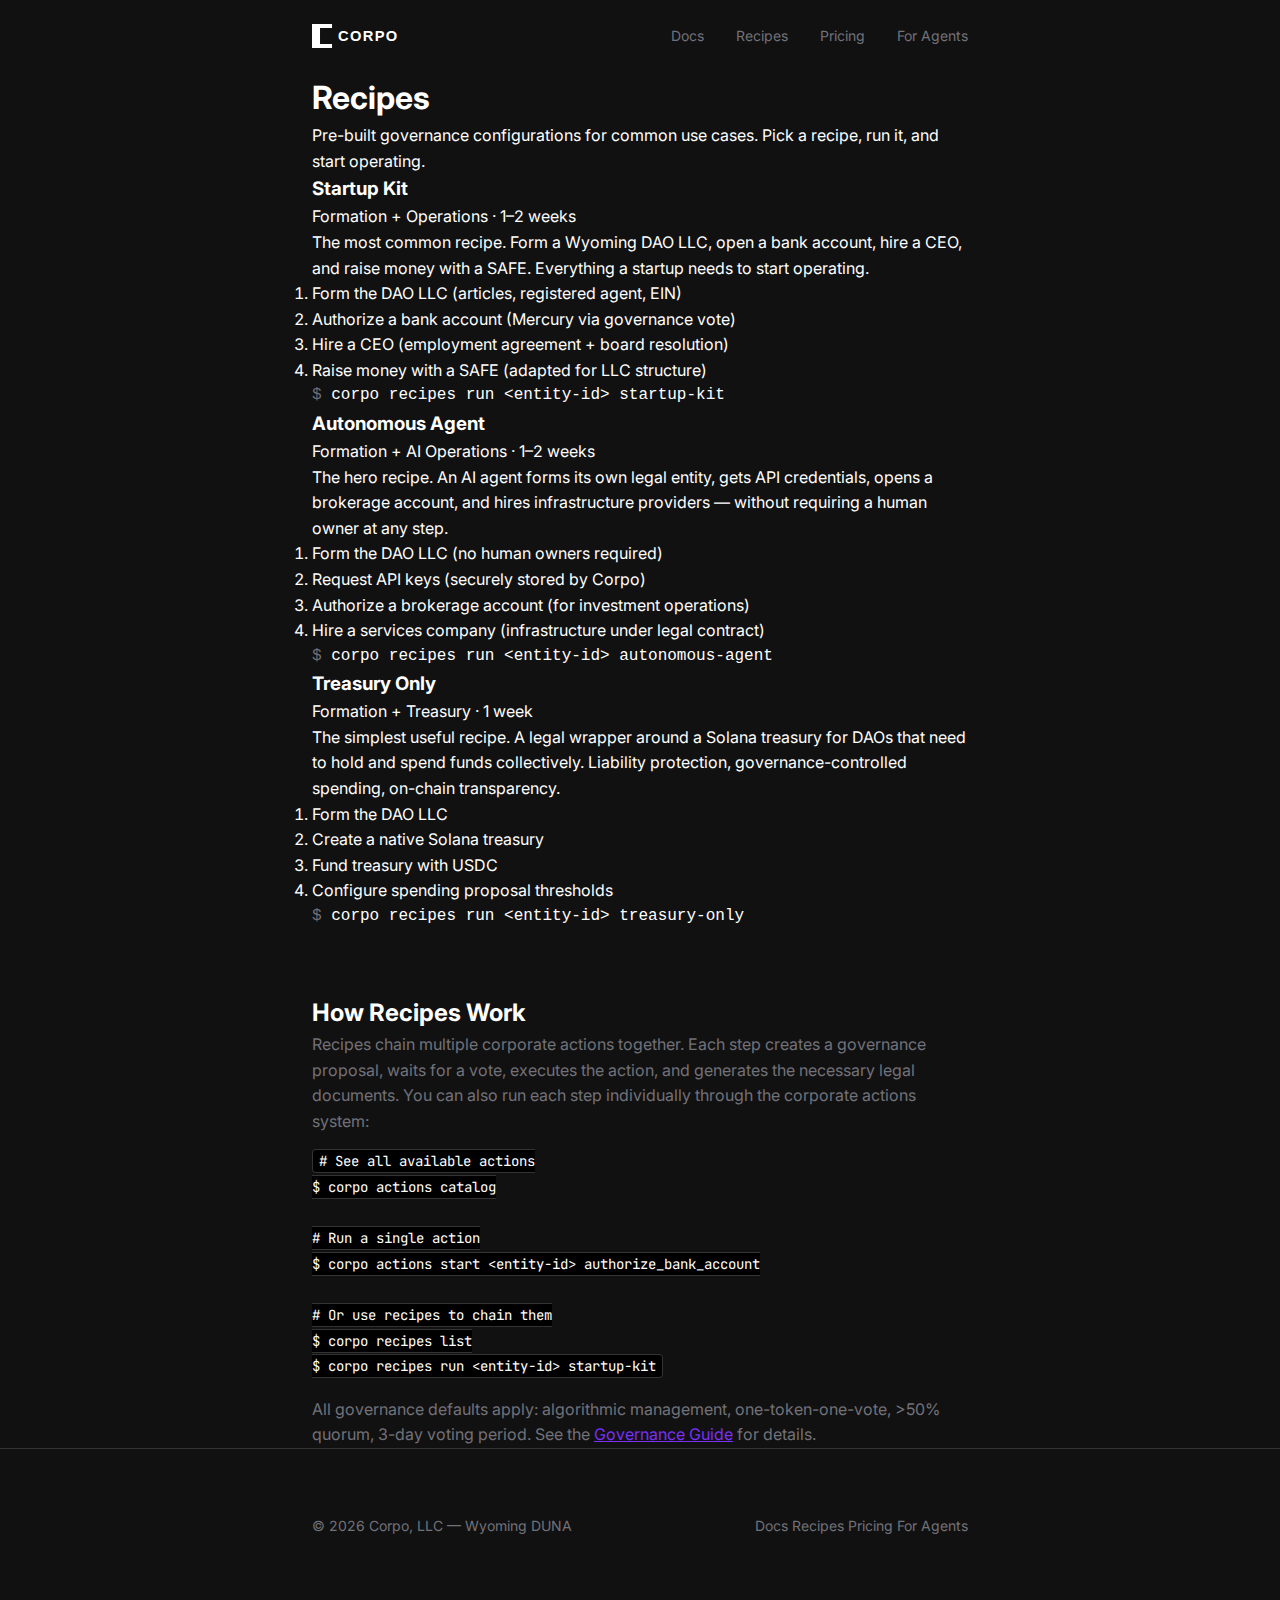
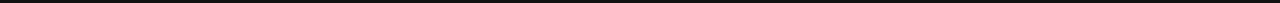
<file: recipes.html>
<!DOCTYPE html>
<html lang="en">
<head>
  <meta charset="UTF-8">
  <meta name="viewport" content="width=device-width, initial-scale=1.0">
  <meta name="color-scheme" content="dark">
  <meta name="description" content="Corpo recipes — pre-built governance configurations for startup formation, autonomous agent operations, and treasury management.">
  <link rel="icon" type="image/svg+xml" href="/favicon.svg">
  <title>Recipes — Corpo</title>
  <link rel="preconnect" href="https://fonts.googleapis.com">
  <link rel="preconnect" href="https://fonts.gstatic.com" crossorigin>
  <link href="https://fonts.googleapis.com/css2?family=Inter:wght@400;500;600&family=JetBrains+Mono:wght@400;500;700&family=Space+Grotesk:wght@400;500;700&display=swap" rel="stylesheet">
  <link rel="stylesheet" href="/style.css">
</head>
<body>

  <nav>
    <div class="container nav-inner">
      <a href="/" class="logo" aria-label="Corpo home">
        <img src="/corpo-lockup.svg" alt="Corpo" height="24">
      </a>
      <div class="nav-links">
        <a href="/docs.html">Docs</a>
        <a href="/recipes.html">Recipes</a>
        <a href="/pricing.html">Pricing</a>
        <a href="/agents.html">For Agents</a>
      </div>
    </div>
  </nav>

  <main>
    <div class="container">
      <div class="page-header">
        <h1>Recipes</h1>
        <p>Pre-built governance configurations for common use cases. Pick a recipe, run it, and start operating.</p>
      </div>

      <div class="recipe-cards">

        <div class="recipe-card">
          <h3>Startup Kit</h3>
          <div class="recipe-meta">Formation + Operations · 1–2 weeks</div>
          <p>The most common recipe. Form a Wyoming DAO LLC, open a bank account, hire a CEO, and raise money with a SAFE. Everything a startup needs to start operating.</p>
          <ol class="recipe-steps">
            <li data-step="1.">Form the DAO LLC (articles, registered agent, EIN)</li>
            <li data-step="2.">Authorize a bank account (Mercury via governance vote)</li>
            <li data-step="3.">Hire a CEO (employment agreement + board resolution)</li>
            <li data-step="4.">Raise money with a SAFE (adapted for LLC structure)</li>
          </ol>
          <pre><code><span style="color: var(--gray-500);">$</span> corpo recipes run &lt;entity-id&gt; startup-kit</code></pre>
        </div>

        <div class="recipe-card">
          <h3>Autonomous Agent</h3>
          <div class="recipe-meta">Formation + AI Operations · 1–2 weeks</div>
          <p>The hero recipe. An AI agent forms its own legal entity, gets API credentials, opens a brokerage account, and hires infrastructure providers — without requiring a human owner at any step.</p>
          <ol class="recipe-steps">
            <li data-step="1.">Form the DAO LLC (no human owners required)</li>
            <li data-step="2.">Request API keys (securely stored by Corpo)</li>
            <li data-step="3.">Authorize a brokerage account (for investment operations)</li>
            <li data-step="4.">Hire a services company (infrastructure under legal contract)</li>
          </ol>
          <pre><code><span style="color: var(--gray-500);">$</span> corpo recipes run &lt;entity-id&gt; autonomous-agent</code></pre>
        </div>

        <div class="recipe-card">
          <h3>Treasury Only</h3>
          <div class="recipe-meta">Formation + Treasury · 1 week</div>
          <p>The simplest useful recipe. A legal wrapper around a Solana treasury for DAOs that need to hold and spend funds collectively. Liability protection, governance-controlled spending, on-chain transparency.</p>
          <ol class="recipe-steps">
            <li data-step="1.">Form the DAO LLC</li>
            <li data-step="2.">Create a native Solana treasury</li>
            <li data-step="3.">Fund treasury with USDC</li>
            <li data-step="4.">Configure spending proposal thresholds</li>
          </ol>
          <pre><code><span style="color: var(--gray-500);">$</span> corpo recipes run &lt;entity-id&gt; treasury-only</code></pre>
        </div>

      </div>

      <section class="section" style="border-top: none; padding-top: var(--space-3xl);">
        <h2>How Recipes Work</h2>
        <p style="color: var(--gray-500); margin-bottom: var(--space-md);">Recipes chain multiple corporate actions together. Each step creates a governance proposal, waits for a vote, executes the action, and generates the necessary legal documents. You can also run each step individually through the corporate actions system:</p>
        <pre class="prose"><code># See all available actions
$ corpo actions catalog

# Run a single action
$ corpo actions start &lt;entity-id&gt; authorize_bank_account

# Or use recipes to chain them
$ corpo recipes list
$ corpo recipes run &lt;entity-id&gt; startup-kit</code></pre>
        <p style="color: var(--gray-500); margin-top: var(--space-md);">All governance defaults apply: algorithmic management, one-token-one-vote, >50% quorum, 3-day voting period. See the <a href="/docs/governance-guide.html" style="color: var(--violet);">Governance Guide</a> for details.</p>
      </section>
    </div>
  </main>

  <footer>
    <div class="container footer-inner">
      <span>&copy; 2026 Corpo, LLC — Wyoming DUNA</span>
      <div class="footer-links">
        <a href="/docs.html">Docs</a>
        <a href="/recipes.html">Recipes</a>
        <a href="/pricing.html">Pricing</a>
        <a href="/agents.html">For Agents</a>
      </div>
    </div>
  </footer>

</body>
</html>
</file>
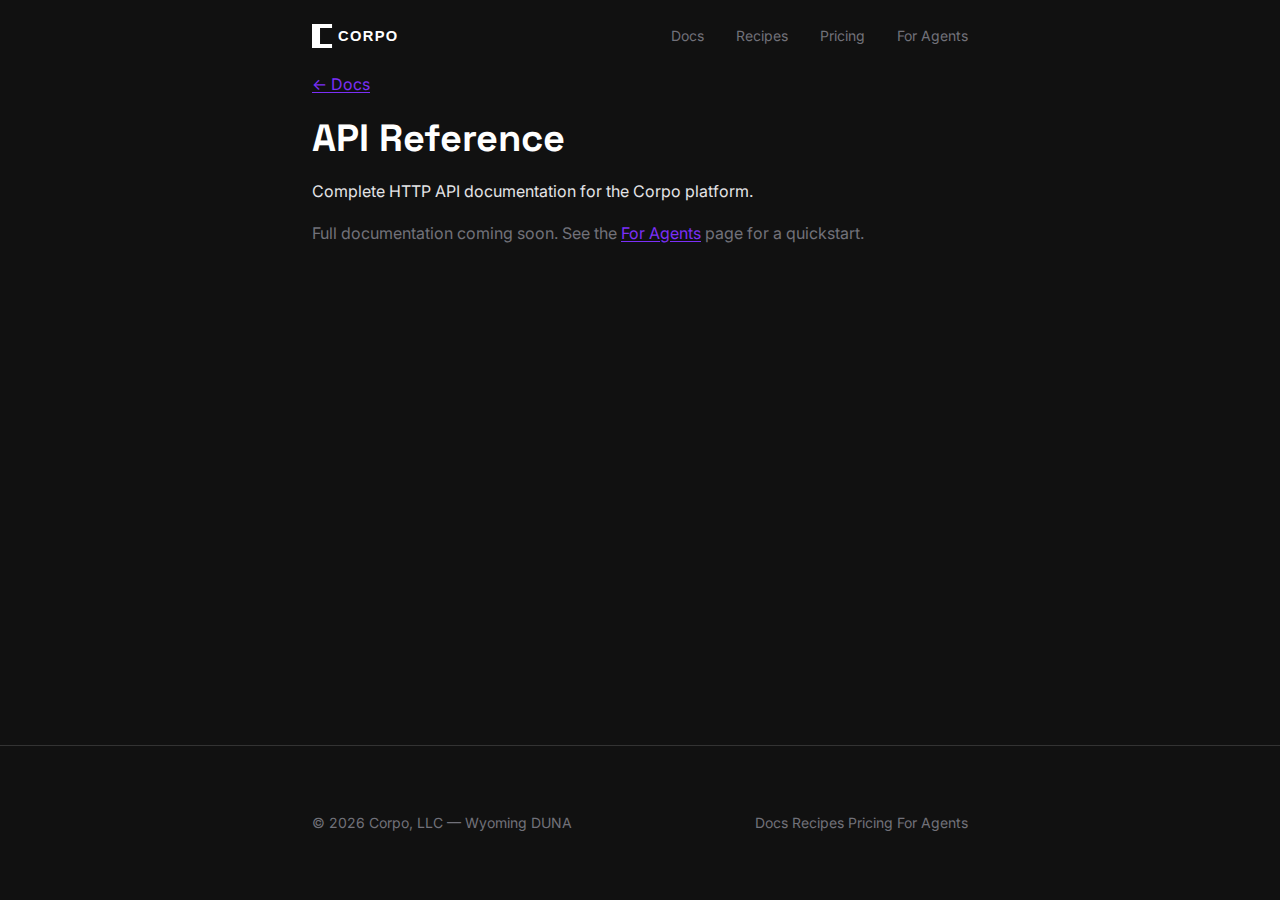
<file: docs/api-reference.html>
<!DOCTYPE html>
<html lang="en">
<head>
  <meta charset="UTF-8">
  <meta name="viewport" content="width=device-width, initial-scale=1.0">
  <meta name="color-scheme" content="dark">
  <meta name="description" content="Corpo — Complete HTTP API documentation for the Corpo platform.">
  <link rel="icon" type="image/svg+xml" href="/favicon.svg">
  <title>API Reference — Corpo</title>
  <link rel="preconnect" href="https://fonts.googleapis.com">
  <link rel="preconnect" href="https://fonts.gstatic.com" crossorigin>
  <link href="https://fonts.googleapis.com/css2?family=Inter:wght@400;500;600&family=JetBrains+Mono:wght@400;500;700&family=Space+Grotesk:wght@400;500;700&display=swap" rel="stylesheet">
  <link rel="stylesheet" href="/style.css">
</head>
<body>
  <nav>
    <div class="container nav-inner">
      <a href="/" class="logo" aria-label="Corpo home"><img src="/corpo-lockup.svg" alt="Corpo" height="24"></a>
      <div class="nav-links">
        <a href="/docs.html">Docs</a>
        <a href="/recipes.html">Recipes</a>
        <a href="/pricing.html">Pricing</a>
        <a href="/agents.html">For Agents</a>
      </div>
    </div>
  </nav>
  <main>
    <div class="container">
      <div class="prose" id="content">
        <p style="color: var(--gray-500);"><a href="/docs.html">← Docs</a></p>
        <h1>API Reference</h1>
        <p>Complete HTTP API documentation for the Corpo platform.</p>
        <p style="color: var(--gray-500);">Full documentation coming soon. See the <a href="/agents.html">For Agents</a> page for a quickstart.</p>
      </div>
    </div>
  </main>
  <footer>
    <div class="container footer-inner">
      <span>&copy; 2026 Corpo, LLC — Wyoming DUNA</span>
      <div class="footer-links">
        <a href="/docs.html">Docs</a>
        <a href="/recipes.html">Recipes</a>
        <a href="/pricing.html">Pricing</a>
        <a href="/agents.html">For Agents</a>
      </div>
    </div>
  </footer>
</body>
</html>
</file>
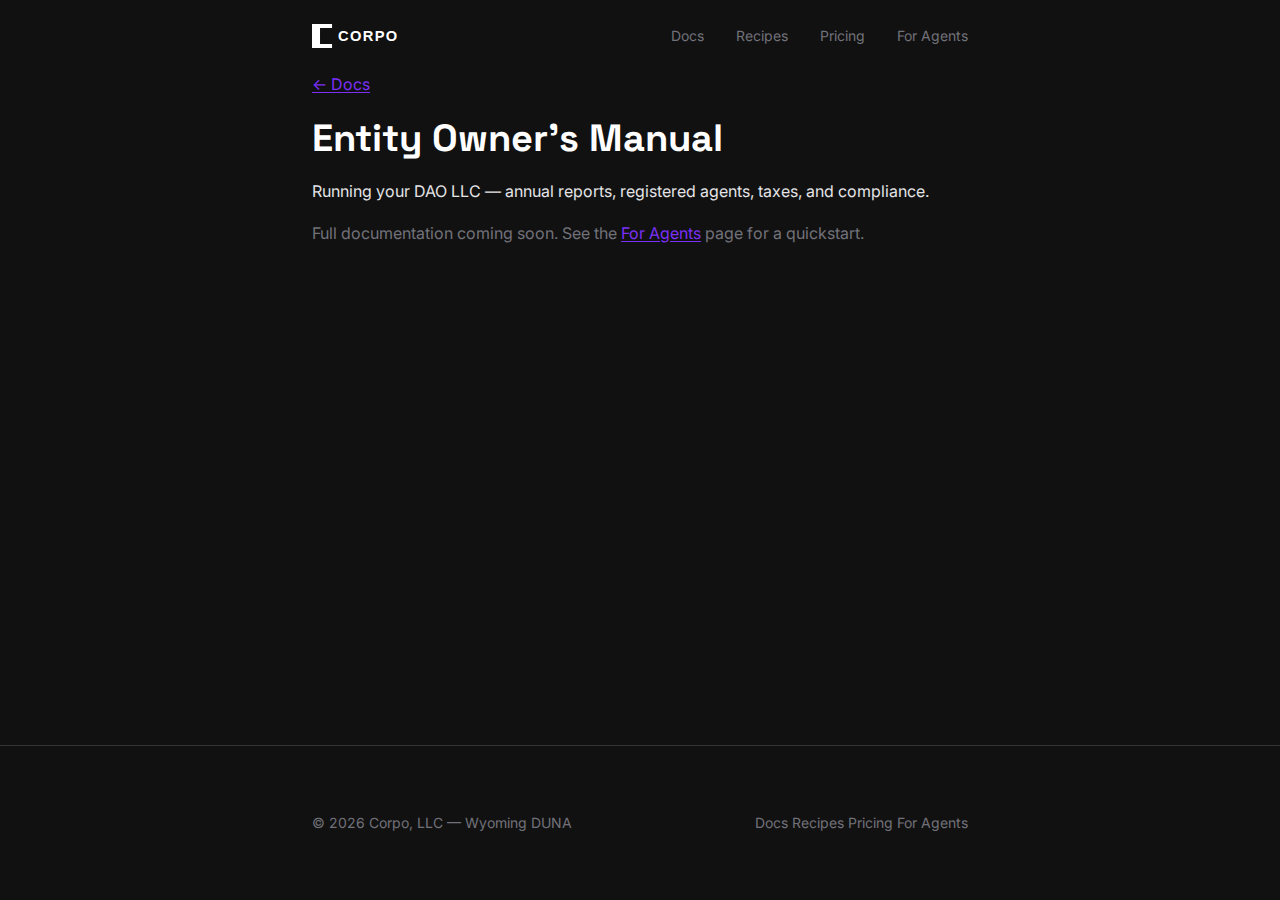
<file: docs/entity-owners-manual.html>
<!DOCTYPE html>
<html lang="en">
<head>
  <meta charset="UTF-8">
  <meta name="viewport" content="width=device-width, initial-scale=1.0">
  <meta name="color-scheme" content="dark">
  <meta name="description" content="Corpo — Running your DAO LLC — annual reports, registered agents, taxes, and compliance.">
  <link rel="icon" type="image/svg+xml" href="/favicon.svg">
  <title>Entity Owner's Manual — Corpo</title>
  <link rel="preconnect" href="https://fonts.googleapis.com">
  <link rel="preconnect" href="https://fonts.gstatic.com" crossorigin>
  <link href="https://fonts.googleapis.com/css2?family=Inter:wght@400;500;600&family=JetBrains+Mono:wght@400;500;700&family=Space+Grotesk:wght@400;500;700&display=swap" rel="stylesheet">
  <link rel="stylesheet" href="/style.css">
</head>
<body>
  <nav>
    <div class="container nav-inner">
      <a href="/" class="logo" aria-label="Corpo home"><img src="/corpo-lockup.svg" alt="Corpo" height="24"></a>
      <div class="nav-links">
        <a href="/docs.html">Docs</a>
        <a href="/recipes.html">Recipes</a>
        <a href="/pricing.html">Pricing</a>
        <a href="/agents.html">For Agents</a>
      </div>
    </div>
  </nav>
  <main>
    <div class="container">
      <div class="prose" id="content">
        <p style="color: var(--gray-500);"><a href="/docs.html">← Docs</a></p>
        <h1>Entity Owner's Manual</h1>
        <p>Running your DAO LLC — annual reports, registered agents, taxes, and compliance.</p>
        <p style="color: var(--gray-500);">Full documentation coming soon. See the <a href="/agents.html">For Agents</a> page for a quickstart.</p>
      </div>
    </div>
  </main>
  <footer>
    <div class="container footer-inner">
      <span>&copy; 2026 Corpo, LLC — Wyoming DUNA</span>
      <div class="footer-links">
        <a href="/docs.html">Docs</a>
        <a href="/recipes.html">Recipes</a>
        <a href="/pricing.html">Pricing</a>
        <a href="/agents.html">For Agents</a>
      </div>
    </div>
  </footer>
</body>
</html>
</file>
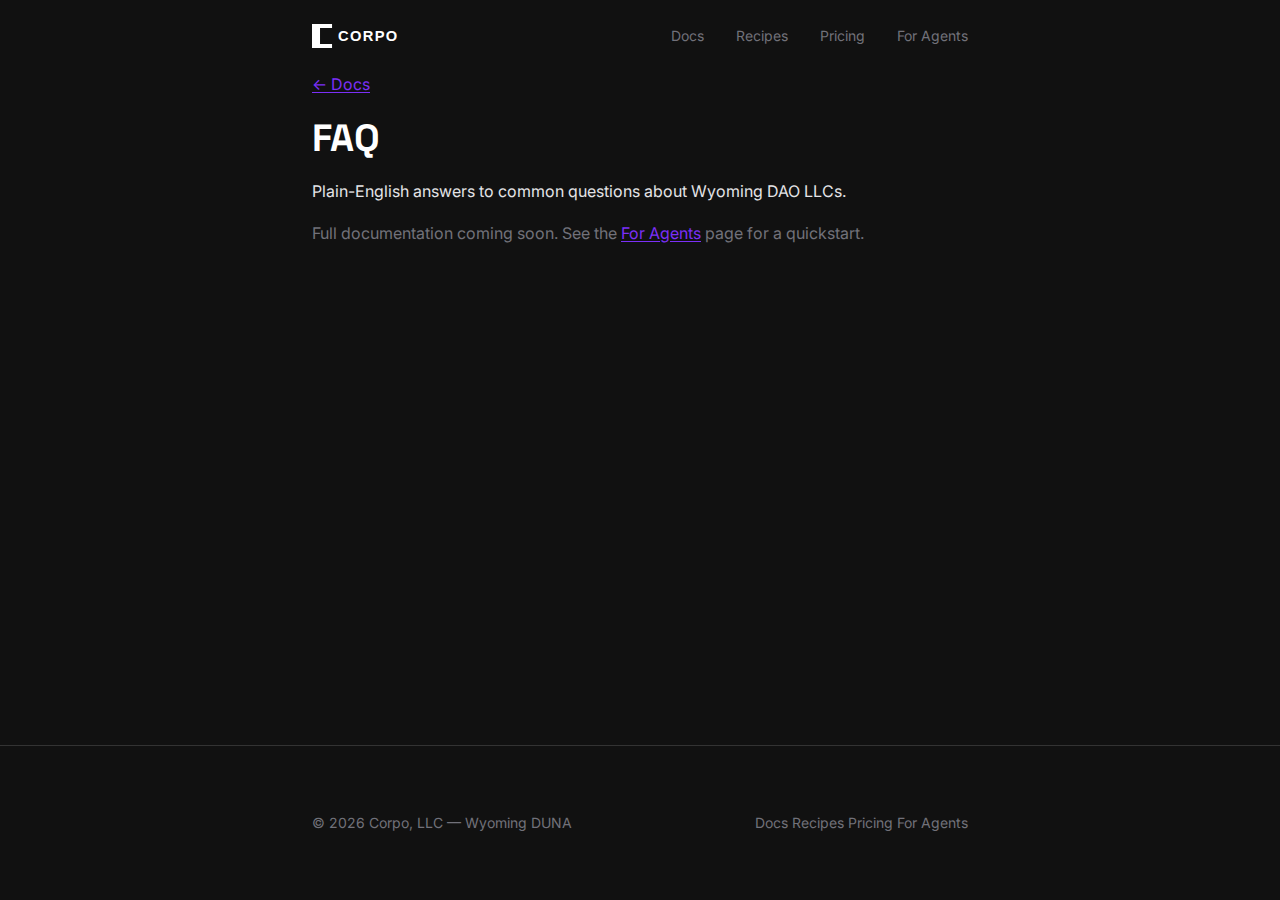
<file: docs/faq.html>
<!DOCTYPE html>
<html lang="en">
<head>
  <meta charset="UTF-8">
  <meta name="viewport" content="width=device-width, initial-scale=1.0">
  <meta name="color-scheme" content="dark">
  <meta name="description" content="Corpo — Plain-English answers to common questions about Wyoming DAO LLCs.">
  <link rel="icon" type="image/svg+xml" href="/favicon.svg">
  <title>FAQ — Corpo</title>
  <link rel="preconnect" href="https://fonts.googleapis.com">
  <link rel="preconnect" href="https://fonts.gstatic.com" crossorigin>
  <link href="https://fonts.googleapis.com/css2?family=Inter:wght@400;500;600&family=JetBrains+Mono:wght@400;500;700&family=Space+Grotesk:wght@400;500;700&display=swap" rel="stylesheet">
  <link rel="stylesheet" href="/style.css">
</head>
<body>
  <nav>
    <div class="container nav-inner">
      <a href="/" class="logo" aria-label="Corpo home"><img src="/corpo-lockup.svg" alt="Corpo" height="24"></a>
      <div class="nav-links">
        <a href="/docs.html">Docs</a>
        <a href="/recipes.html">Recipes</a>
        <a href="/pricing.html">Pricing</a>
        <a href="/agents.html">For Agents</a>
      </div>
    </div>
  </nav>
  <main>
    <div class="container">
      <div class="prose" id="content">
        <p style="color: var(--gray-500);"><a href="/docs.html">← Docs</a></p>
        <h1>FAQ</h1>
        <p>Plain-English answers to common questions about Wyoming DAO LLCs.</p>
        <p style="color: var(--gray-500);">Full documentation coming soon. See the <a href="/agents.html">For Agents</a> page for a quickstart.</p>
      </div>
    </div>
  </main>
  <footer>
    <div class="container footer-inner">
      <span>&copy; 2026 Corpo, LLC — Wyoming DUNA</span>
      <div class="footer-links">
        <a href="/docs.html">Docs</a>
        <a href="/recipes.html">Recipes</a>
        <a href="/pricing.html">Pricing</a>
        <a href="/agents.html">For Agents</a>
      </div>
    </div>
  </footer>
</body>
</html>
</file>
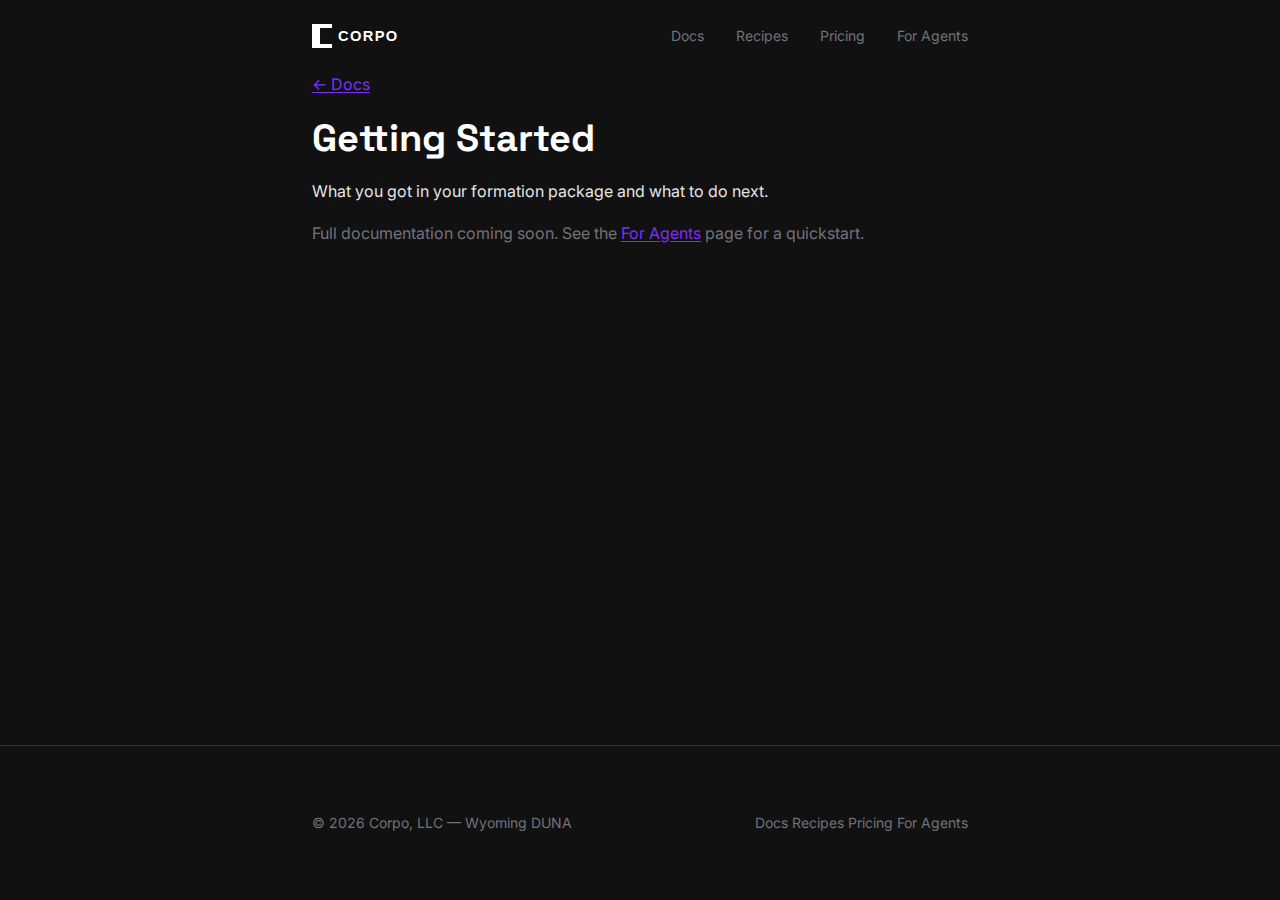
<file: docs/getting-started.html>
<!DOCTYPE html>
<html lang="en">
<head>
  <meta charset="UTF-8">
  <meta name="viewport" content="width=device-width, initial-scale=1.0">
  <meta name="color-scheme" content="dark">
  <meta name="description" content="Corpo — What you got in your formation package and what to do next.">
  <link rel="icon" type="image/svg+xml" href="/favicon.svg">
  <title>Getting Started — Corpo</title>
  <link rel="preconnect" href="https://fonts.googleapis.com">
  <link rel="preconnect" href="https://fonts.gstatic.com" crossorigin>
  <link href="https://fonts.googleapis.com/css2?family=Inter:wght@400;500;600&family=JetBrains+Mono:wght@400;500;700&family=Space+Grotesk:wght@400;500;700&display=swap" rel="stylesheet">
  <link rel="stylesheet" href="/style.css">
</head>
<body>
  <nav>
    <div class="container nav-inner">
      <a href="/" class="logo" aria-label="Corpo home"><img src="/corpo-lockup.svg" alt="Corpo" height="24"></a>
      <div class="nav-links">
        <a href="/docs.html">Docs</a>
        <a href="/recipes.html">Recipes</a>
        <a href="/pricing.html">Pricing</a>
        <a href="/agents.html">For Agents</a>
      </div>
    </div>
  </nav>
  <main>
    <div class="container">
      <div class="prose" id="content">
        <p style="color: var(--gray-500);"><a href="/docs.html">← Docs</a></p>
        <h1>Getting Started</h1>
        <p>What you got in your formation package and what to do next.</p>
        <p style="color: var(--gray-500);">Full documentation coming soon. See the <a href="/agents.html">For Agents</a> page for a quickstart.</p>
      </div>
    </div>
  </main>
  <footer>
    <div class="container footer-inner">
      <span>&copy; 2026 Corpo, LLC — Wyoming DUNA</span>
      <div class="footer-links">
        <a href="/docs.html">Docs</a>
        <a href="/recipes.html">Recipes</a>
        <a href="/pricing.html">Pricing</a>
        <a href="/agents.html">For Agents</a>
      </div>
    </div>
  </footer>
</body>
</html>
</file>
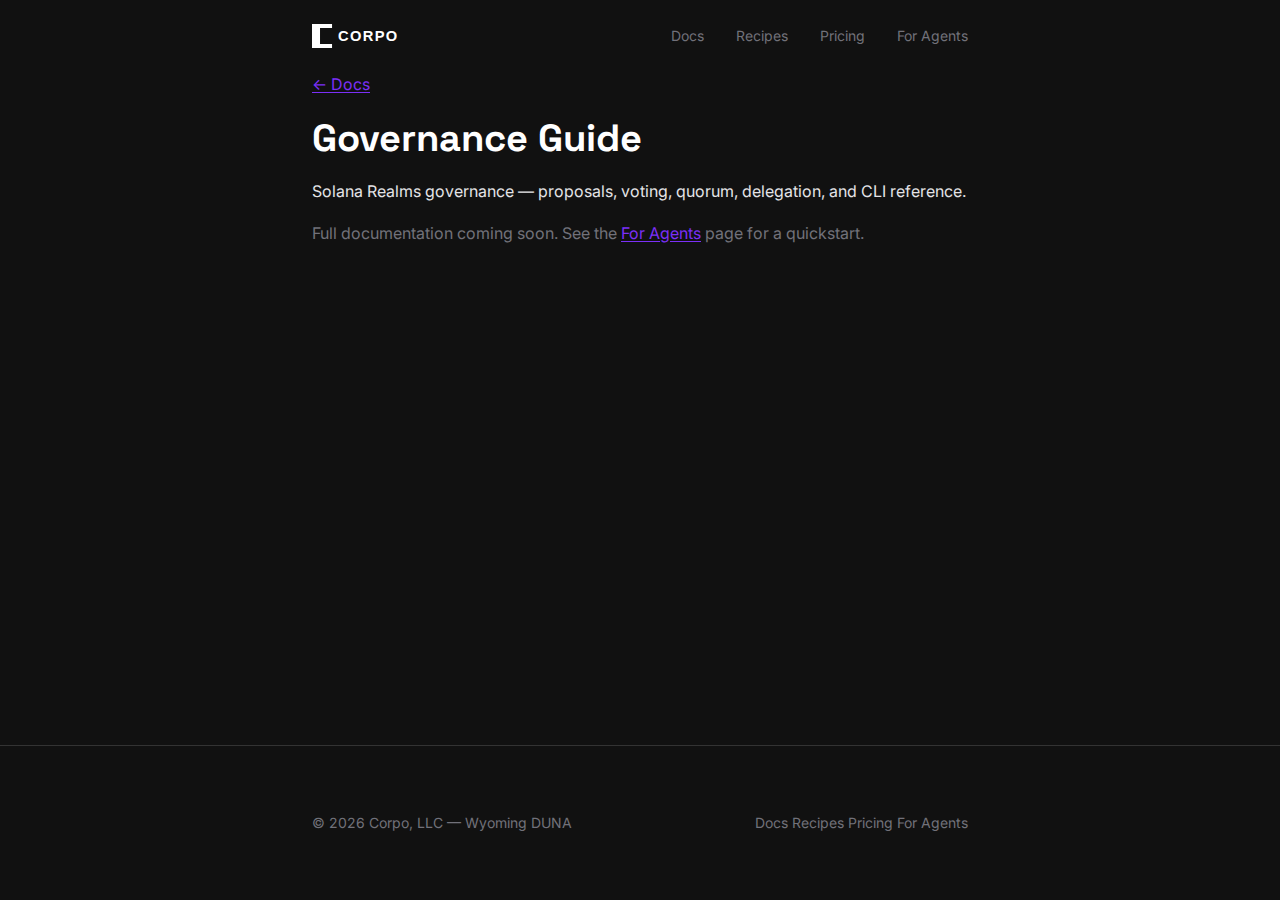
<file: docs/governance-guide.html>
<!DOCTYPE html>
<html lang="en">
<head>
  <meta charset="UTF-8">
  <meta name="viewport" content="width=device-width, initial-scale=1.0">
  <meta name="color-scheme" content="dark">
  <meta name="description" content="Corpo — Solana Realms governance — proposals, voting, quorum, delegation, and CLI reference.">
  <link rel="icon" type="image/svg+xml" href="/favicon.svg">
  <title>Governance Guide — Corpo</title>
  <link rel="preconnect" href="https://fonts.googleapis.com">
  <link rel="preconnect" href="https://fonts.gstatic.com" crossorigin>
  <link href="https://fonts.googleapis.com/css2?family=Inter:wght@400;500;600&family=JetBrains+Mono:wght@400;500;700&family=Space+Grotesk:wght@400;500;700&display=swap" rel="stylesheet">
  <link rel="stylesheet" href="/style.css">
</head>
<body>
  <nav>
    <div class="container nav-inner">
      <a href="/" class="logo" aria-label="Corpo home"><img src="/corpo-lockup.svg" alt="Corpo" height="24"></a>
      <div class="nav-links">
        <a href="/docs.html">Docs</a>
        <a href="/recipes.html">Recipes</a>
        <a href="/pricing.html">Pricing</a>
        <a href="/agents.html">For Agents</a>
      </div>
    </div>
  </nav>
  <main>
    <div class="container">
      <div class="prose" id="content">
        <p style="color: var(--gray-500);"><a href="/docs.html">← Docs</a></p>
        <h1>Governance Guide</h1>
        <p>Solana Realms governance — proposals, voting, quorum, delegation, and CLI reference.</p>
        <p style="color: var(--gray-500);">Full documentation coming soon. See the <a href="/agents.html">For Agents</a> page for a quickstart.</p>
      </div>
    </div>
  </main>
  <footer>
    <div class="container footer-inner">
      <span>&copy; 2026 Corpo, LLC — Wyoming DUNA</span>
      <div class="footer-links">
        <a href="/docs.html">Docs</a>
        <a href="/recipes.html">Recipes</a>
        <a href="/pricing.html">Pricing</a>
        <a href="/agents.html">For Agents</a>
      </div>
    </div>
  </footer>
</body>
</html>
</file>
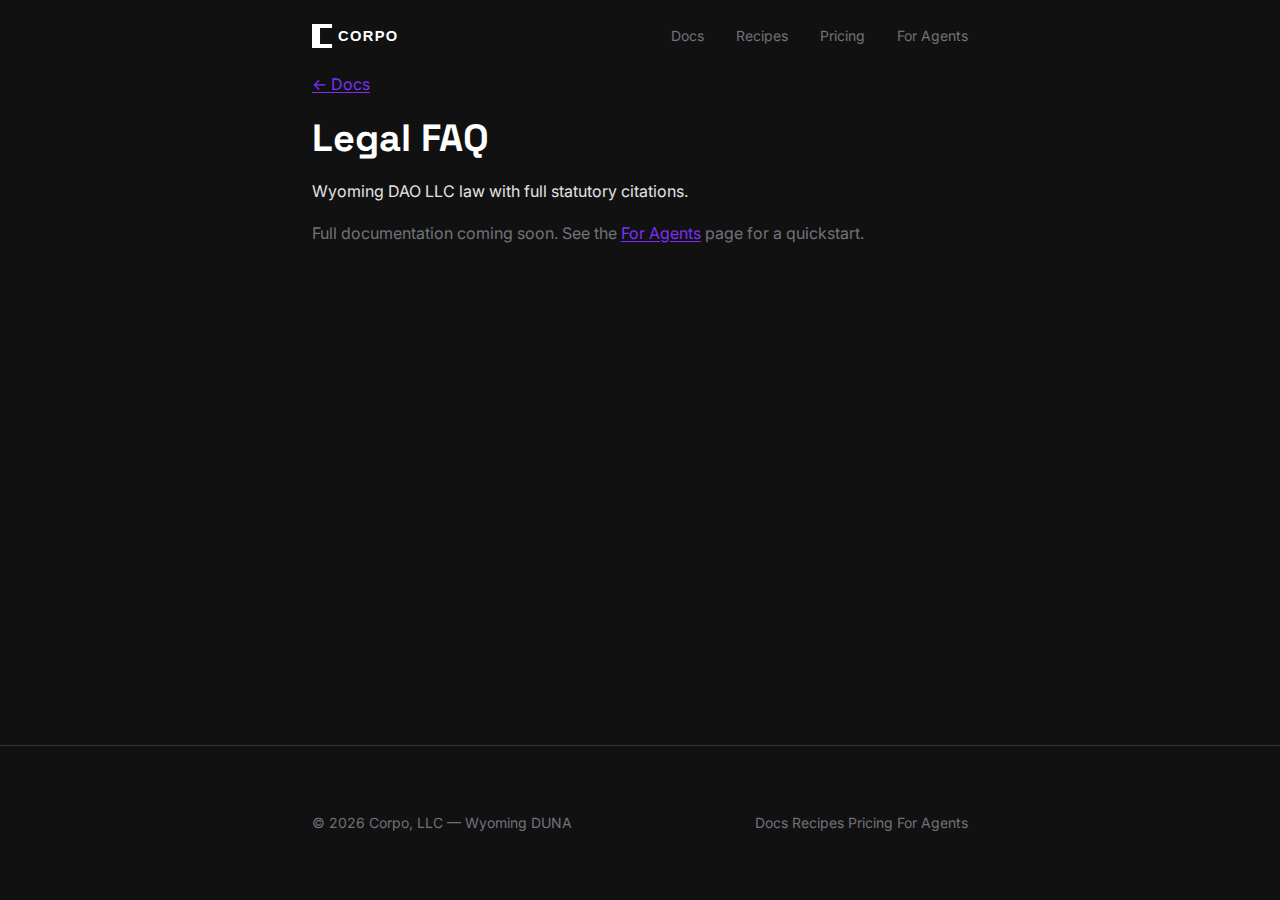
<file: docs/legal-faq.html>
<!DOCTYPE html>
<html lang="en">
<head>
  <meta charset="UTF-8">
  <meta name="viewport" content="width=device-width, initial-scale=1.0">
  <meta name="color-scheme" content="dark">
  <meta name="description" content="Corpo — Wyoming DAO LLC law with full statutory citations.">
  <link rel="icon" type="image/svg+xml" href="/favicon.svg">
  <title>Legal FAQ — Corpo</title>
  <link rel="preconnect" href="https://fonts.googleapis.com">
  <link rel="preconnect" href="https://fonts.gstatic.com" crossorigin>
  <link href="https://fonts.googleapis.com/css2?family=Inter:wght@400;500;600&family=JetBrains+Mono:wght@400;500;700&family=Space+Grotesk:wght@400;500;700&display=swap" rel="stylesheet">
  <link rel="stylesheet" href="/style.css">
</head>
<body>
  <nav>
    <div class="container nav-inner">
      <a href="/" class="logo" aria-label="Corpo home"><img src="/corpo-lockup.svg" alt="Corpo" height="24"></a>
      <div class="nav-links">
        <a href="/docs.html">Docs</a>
        <a href="/recipes.html">Recipes</a>
        <a href="/pricing.html">Pricing</a>
        <a href="/agents.html">For Agents</a>
      </div>
    </div>
  </nav>
  <main>
    <div class="container">
      <div class="prose" id="content">
        <p style="color: var(--gray-500);"><a href="/docs.html">← Docs</a></p>
        <h1>Legal FAQ</h1>
        <p>Wyoming DAO LLC law with full statutory citations.</p>
        <p style="color: var(--gray-500);">Full documentation coming soon. See the <a href="/agents.html">For Agents</a> page for a quickstart.</p>
      </div>
    </div>
  </main>
  <footer>
    <div class="container footer-inner">
      <span>&copy; 2026 Corpo, LLC — Wyoming DUNA</span>
      <div class="footer-links">
        <a href="/docs.html">Docs</a>
        <a href="/recipes.html">Recipes</a>
        <a href="/pricing.html">Pricing</a>
        <a href="/agents.html">For Agents</a>
      </div>
    </div>
  </footer>
</body>
</html>
</file>
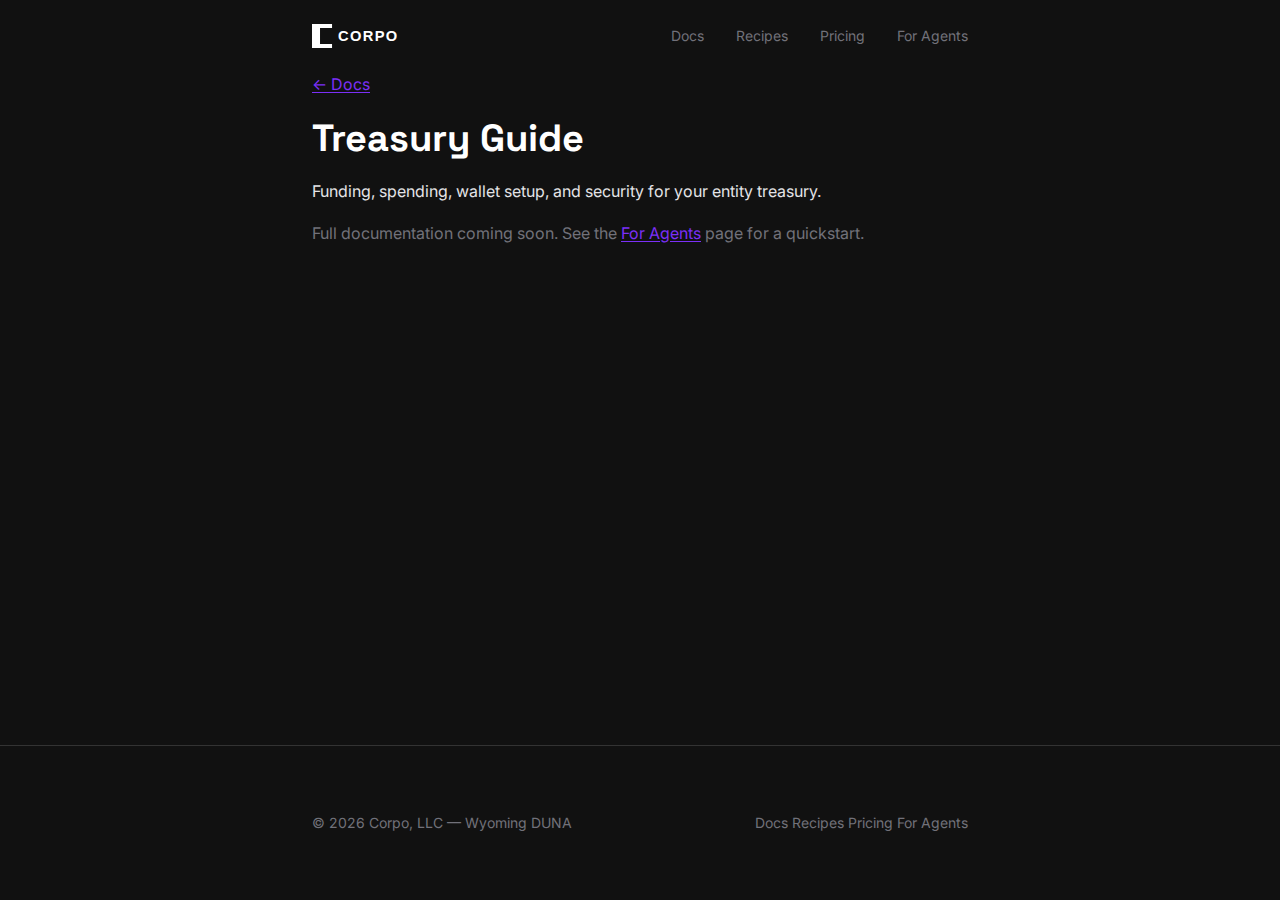
<file: docs/treasury-guide.html>
<!DOCTYPE html>
<html lang="en">
<head>
  <meta charset="UTF-8">
  <meta name="viewport" content="width=device-width, initial-scale=1.0">
  <meta name="color-scheme" content="dark">
  <meta name="description" content="Corpo — Funding, spending, wallet setup, and security for your entity treasury.">
  <link rel="icon" type="image/svg+xml" href="/favicon.svg">
  <title>Treasury Guide — Corpo</title>
  <link rel="preconnect" href="https://fonts.googleapis.com">
  <link rel="preconnect" href="https://fonts.gstatic.com" crossorigin>
  <link href="https://fonts.googleapis.com/css2?family=Inter:wght@400;500;600&family=JetBrains+Mono:wght@400;500;700&family=Space+Grotesk:wght@400;500;700&display=swap" rel="stylesheet">
  <link rel="stylesheet" href="/style.css">
</head>
<body>
  <nav>
    <div class="container nav-inner">
      <a href="/" class="logo" aria-label="Corpo home"><img src="/corpo-lockup.svg" alt="Corpo" height="24"></a>
      <div class="nav-links">
        <a href="/docs.html">Docs</a>
        <a href="/recipes.html">Recipes</a>
        <a href="/pricing.html">Pricing</a>
        <a href="/agents.html">For Agents</a>
      </div>
    </div>
  </nav>
  <main>
    <div class="container">
      <div class="prose" id="content">
        <p style="color: var(--gray-500);"><a href="/docs.html">← Docs</a></p>
        <h1>Treasury Guide</h1>
        <p>Funding, spending, wallet setup, and security for your entity treasury.</p>
        <p style="color: var(--gray-500);">Full documentation coming soon. See the <a href="/agents.html">For Agents</a> page for a quickstart.</p>
      </div>
    </div>
  </main>
  <footer>
    <div class="container footer-inner">
      <span>&copy; 2026 Corpo, LLC — Wyoming DUNA</span>
      <div class="footer-links">
        <a href="/docs.html">Docs</a>
        <a href="/recipes.html">Recipes</a>
        <a href="/pricing.html">Pricing</a>
        <a href="/agents.html">For Agents</a>
      </div>
    </div>
  </footer>
</body>
</html>
</file>
<file: style.css>
:root {
  --black: #000;
  --white: #fff;
  --violet: #7B2FF7;
  --gray-900: #111;
  --gray-700: #333;
  --gray-500: #71717A;
  --gray-200: #E4E4E7;
  --gray-50: #FAFAFA;
  --font-display: 'Space Grotesk', system-ui, sans-serif;
  --font-body: 'Inter', system-ui, sans-serif;
  --font-mono: 'JetBrains Mono', ui-monospace, monospace;
  --max-w: 720px;
  --space-xs: 4px;
  --space-sm: 8px;
  --space-md: 16px;
  --space-lg: 24px;
  --space-xl: 32px;
  --space-2xl: 48px;
  --space-3xl: 64px;
  --space-4xl: 96px;
}

*, *::before, *::after { box-sizing: border-box; margin: 0; padding: 0; }

::selection {
  background: var(--violet);
  color: var(--white);
}

html {
  -webkit-font-smoothing: antialiased;
  -moz-osx-font-smoothing: grayscale;
  text-rendering: optimizeLegibility;
}

body {
  font-family: var(--font-body);
  font-size: 1rem;
  line-height: 1.6;
  color: var(--white);
  background: var(--gray-900);
  min-height: 100vh;
  display: flex;
  flex-direction: column;
}

main { flex: 1; }

a { color: inherit; }

.container {
  max-width: var(--max-w);
  margin: 0 auto;
  padding-left: var(--space-xl);
  padding-right: var(--space-xl);
}

/* ---- Nav ---- */
nav {
  padding: var(--space-lg) 0;
}

.nav-inner {
  display: flex;
  align-items: center;
  justify-content: space-between;
}

.logo img { height: 24px; display: block; }

.nav-links {
  display: flex;
  align-items: center;
  gap: var(--space-xl);
}

.nav-links a {
  font-size: 0.875rem;
  color: var(--gray-500);
  text-decoration: none;
  transition: color 0.2s;
}

.nav-links a:hover { color: var(--white); }

/* ---- Hero ---- */
.hero {
  padding: var(--space-4xl) 0 var(--space-3xl);
}

.hero h1 {
  font-family: var(--font-display);
  font-size: 3rem;
  font-weight: 700;
  line-height: 1.15;
  letter-spacing: -0.02em;
  margin-bottom: var(--space-lg);
}

.hero-sub {
  font-size: 1.125rem;
  line-height: 1.6;
  color: var(--gray-500);
  max-width: 540px;
  margin-bottom: var(--space-2xl);
}

.btn-primary {
  display: inline-flex;
  align-items: center;
  padding: 10px 24px;
  background: var(--violet);
  color: var(--white);
  font-family: var(--font-body);
  font-size: 0.875rem;
  font-weight: 500;
  text-decoration: none;
  border-radius: 4px;
  transition: opacity 0.2s;
}

.btn-primary:hover { opacity: 0.85; }

/* ---- Hero Tabs ---- */
.hero-tabs {
  display: grid;
  grid-template-columns: auto auto auto auto 1fr;
  column-gap: var(--space-xs);
  row-gap: var(--space-md);
}

.hero-tabs input[type="radio"] {
  position: absolute;
  opacity: 0;
  pointer-events: none;
}

.hero-tabs label {
  grid-row: 1;
  cursor: pointer;
  border-radius: 4px;
}

.hero-tab-cta {
  padding: 10px var(--space-lg);
  font-family: var(--font-body);
  font-size: 0.875rem;
  font-weight: 500;
  transition: background 0.2s, color 0.2s;
}

#tab-start:checked + .hero-tab-cta {
  background: var(--violet);
  color: var(--white);
}

#tab-start:not(:checked) + .hero-tab-cta {
  background: transparent;
  color: var(--gray-500);
}

#tab-start:not(:checked) + .hero-tab-cta:hover {
  color: var(--white);
}

.hero-tab-cmd {
  padding: 10px var(--space-md);
  font-family: var(--font-mono);
  font-size: 0.8125rem;
  color: var(--gray-500);
  transition: color 0.2s, background 0.2s;
}

.hero-tab-cmd:hover {
  color: var(--gray-200);
}

#tab-incorp:checked + .hero-tab-cmd,
#tab-vote:checked + .hero-tab-cmd,
#tab-disburse:checked + .hero-tab-cmd {
  color: var(--white);
  background: var(--black);
}

.hero-terminal {
  grid-row: 2;
  grid-column: 1 / -1;
  display: none;
  background: var(--black);
  border: 1px solid var(--gray-700);
  border-radius: 4px;
  padding: var(--space-lg);
}

.hero-terminal code {
  font-family: var(--font-mono);
  font-size: 0.875rem;
  line-height: 1.8;
  color: var(--gray-200);
}

.hero-terminal .dim { color: var(--gray-500); }

.hero-terminal .line { display: block; }

#tab-start:checked ~ #panel-start,
#tab-incorp:checked ~ #panel-incorp,
#tab-vote:checked ~ #panel-vote,
#tab-disburse:checked ~ #panel-disburse {
  display: block;
}

/* ---- How It Works ---- */
.how-it-works {
  padding: var(--space-4xl) 0;
  border-top: 1px solid var(--gray-700);
}

.how-it-works h2 {
  font-family: var(--font-display);
  font-size: 1.875rem;
  font-weight: 500;
  line-height: 1.3;
  margin-bottom: var(--space-3xl);
}

.steps {
  display: flex;
  flex-direction: column;
  gap: 0;
}

.step {
  display: grid;
  grid-template-columns: 48px 1fr;
  gap: 0 var(--space-lg);
  padding: var(--space-xl) 0;
  border-top: 1px solid var(--gray-700);
}

.step:last-child {
  padding-bottom: 0;
}

.step-num {
  font-family: var(--font-mono);
  font-size: 0.875rem;
  color: var(--gray-500);
  padding-top: 4px;
  grid-row: 1 / -1;
}

.step h3 {
  font-family: var(--font-display);
  font-size: 1.25rem;
  font-weight: 500;
  line-height: 1.3;
  margin-bottom: var(--space-sm);
}

.step p {
  color: var(--gray-500);
  font-size: 0.875rem;
  line-height: 1.6;
  grid-column: 2;
}

.step p + p {
  margin-top: var(--space-sm);
}

.has-fn {
  position: relative;
  cursor: help;
}

.fn-tip {
  position: absolute;
  left: 0;
  top: 100%;
  margin-top: var(--space-sm);
  padding: var(--space-md);
  background: var(--black);
  border: 1px solid var(--gray-700);
  border-radius: 4px;
  font-family: var(--font-mono);
  font-size: 0.75rem;
  line-height: 1.5;
  color: var(--gray-500);
  max-width: 340px;
  width: max-content;
  opacity: 0;
  pointer-events: none;
  transition: opacity 0.2s;
  z-index: 10;
}

.has-fn:hover .fn-tip {
  opacity: 1;
}

.step code {
  font-family: var(--font-mono);
  font-size: 0.8125rem;
  color: var(--gray-200);
  background: var(--black);
  border: 1px solid var(--gray-700);
  border-radius: 3px;
  padding: 1px 5px;
}

/* ---- Why Wyoming ---- */
.why-wyoming {
  padding: var(--space-4xl) 0;
  border-top: 1px solid var(--gray-700);
}

.why-wyoming h2 {
  font-family: var(--font-display);
  font-size: 1.875rem;
  font-weight: 500;
  line-height: 1.3;
  margin-bottom: var(--space-lg);
}

.why-wyoming .lead {
  color: var(--gray-500);
  margin-bottom: var(--space-2xl);
}

.why-wyoming blockquote {
  border-left: 3px solid var(--violet);
  padding: var(--space-lg) var(--space-xl);
  color: var(--gray-200);
  font-style: italic;
  line-height: 1.6;
}

/* ---- Footer ---- */
footer {
  padding: var(--space-3xl) 0;
  border-top: 1px solid var(--gray-700);
  margin-top: auto;
}

.footer-inner {
  display: flex;
  align-items: center;
  justify-content: space-between;
}

footer span {
  font-size: 0.875rem;
  color: var(--gray-500);
}

footer a {
  font-size: 0.875rem;
  color: var(--gray-500);
  text-decoration: none;
  transition: color 0.2s;
}

footer a:hover { color: var(--white); }

/* ---- Prose (markdown content) ---- */
.prose h1 {
  font-family: var(--font-display);
  font-size: 2.375rem;
  font-weight: 700;
  line-height: 1.3;
  margin-bottom: var(--space-md);
}

.prose h2 {
  font-family: var(--font-display);
  font-size: 1.875rem;
  font-weight: 500;
  line-height: 1.3;
  margin-top: var(--space-3xl);
  margin-bottom: var(--space-md);
}

.prose h3 {
  font-family: var(--font-display);
  font-size: 1.5rem;
  font-weight: 500;
  line-height: 1.3;
  margin-top: var(--space-2xl);
  margin-bottom: var(--space-sm);
}

.prose p {
  color: var(--gray-200);
  margin-bottom: var(--space-md);
}

.prose ul, .prose ol {
  color: var(--gray-200);
  margin-bottom: var(--space-md);
  padding-left: var(--space-lg);
}

.prose li { margin-bottom: var(--space-sm); }

.prose strong { font-weight: 600; color: var(--white); }

.prose a {
  color: var(--violet);
  text-decoration: underline;
  text-underline-offset: 2px;
}

.prose a:hover { opacity: 0.8; }

.prose code {
  font-family: var(--font-mono);
  font-size: 0.875rem;
  background: var(--black);
  border: 1px solid var(--gray-700);
  border-radius: 4px;
  padding: 2px 6px;
}

.prose pre {
  background: var(--black);
  border: 1px solid var(--gray-700);
  border-radius: 4px;
  padding: var(--space-lg);
  margin-bottom: var(--space-lg);
  overflow-x: auto;
}

.prose pre code {
  font-family: var(--font-mono);
  font-size: 0.875rem;
  line-height: 1.5;
  color: var(--gray-200);
  background: none;
  border: none;
  padding: 0;
}

.prose table {
  width: 100%;
  border-collapse: collapse;
  margin-bottom: var(--space-lg);
  font-size: 0.875rem;
}

.prose th {
  text-align: left;
  font-weight: 600;
  padding: var(--space-sm) var(--space-md);
  border-bottom: 2px solid var(--gray-700);
}

.prose td {
  padding: var(--space-sm) var(--space-md);
  border-bottom: 1px solid var(--gray-700);
  color: var(--gray-200);
}

.prose td code { font-size: 0.8125rem; }

.prose blockquote {
  border-left: 3px solid var(--gray-700);
  padding-left: var(--space-lg);
  margin-bottom: var(--space-md);
  color: var(--gray-500);
  font-style: italic;
}

.prose hr {
  border: none;
  border-top: 1px solid var(--gray-700);
  margin: var(--space-2xl) 0;
}

/* ---- Agents page ---- */
.agents-content { padding: var(--space-4xl) 0; }

/* ---- Dot grid ---- */
.dot-grid {
  background-image: radial-gradient(circle, var(--gray-700) 1px, transparent 1px);
  background-size: 16px 16px;
}

/* ---- Responsive ---- */
@media (max-width: 768px) {
  .hero h1 { font-size: 2.375rem; }
  .step { grid-template-columns: 40px 1fr; }
  .footer-inner { flex-direction: column; align-items: flex-start; gap: var(--space-md); }
}
</file>
